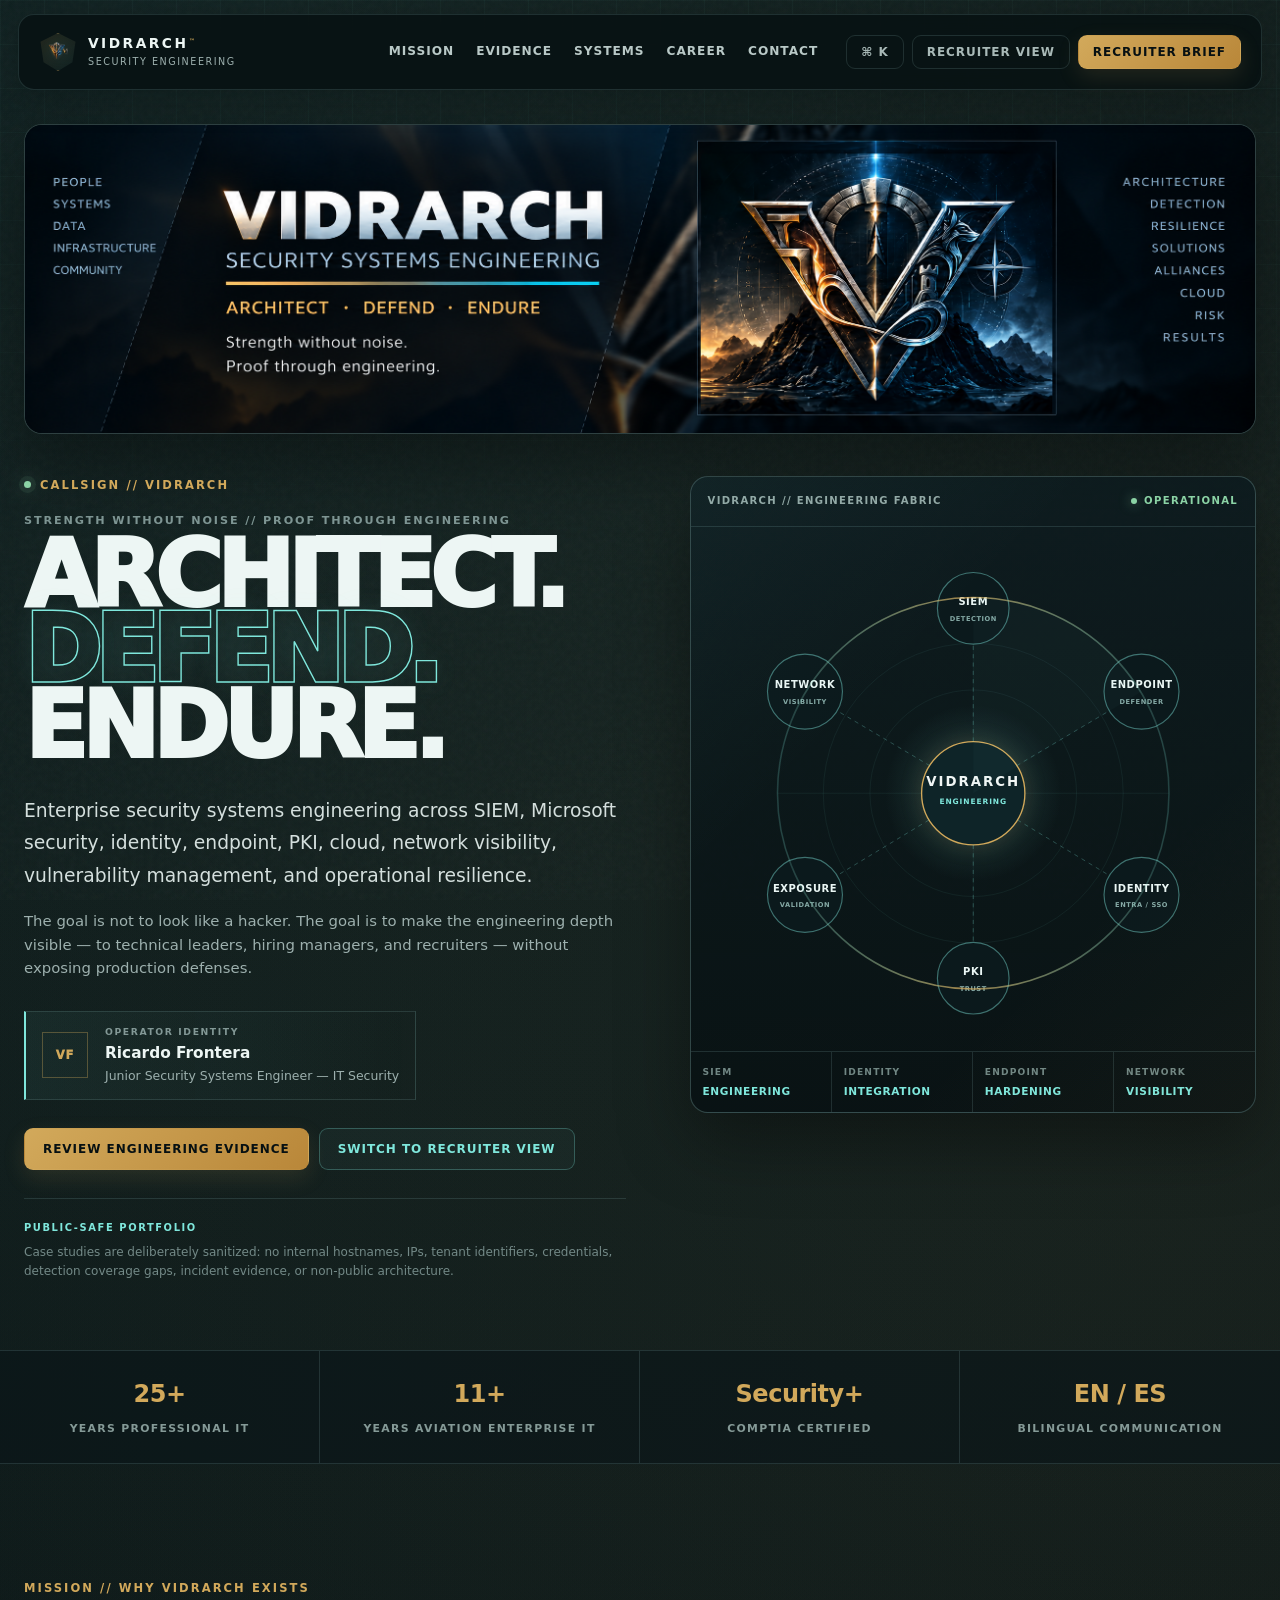
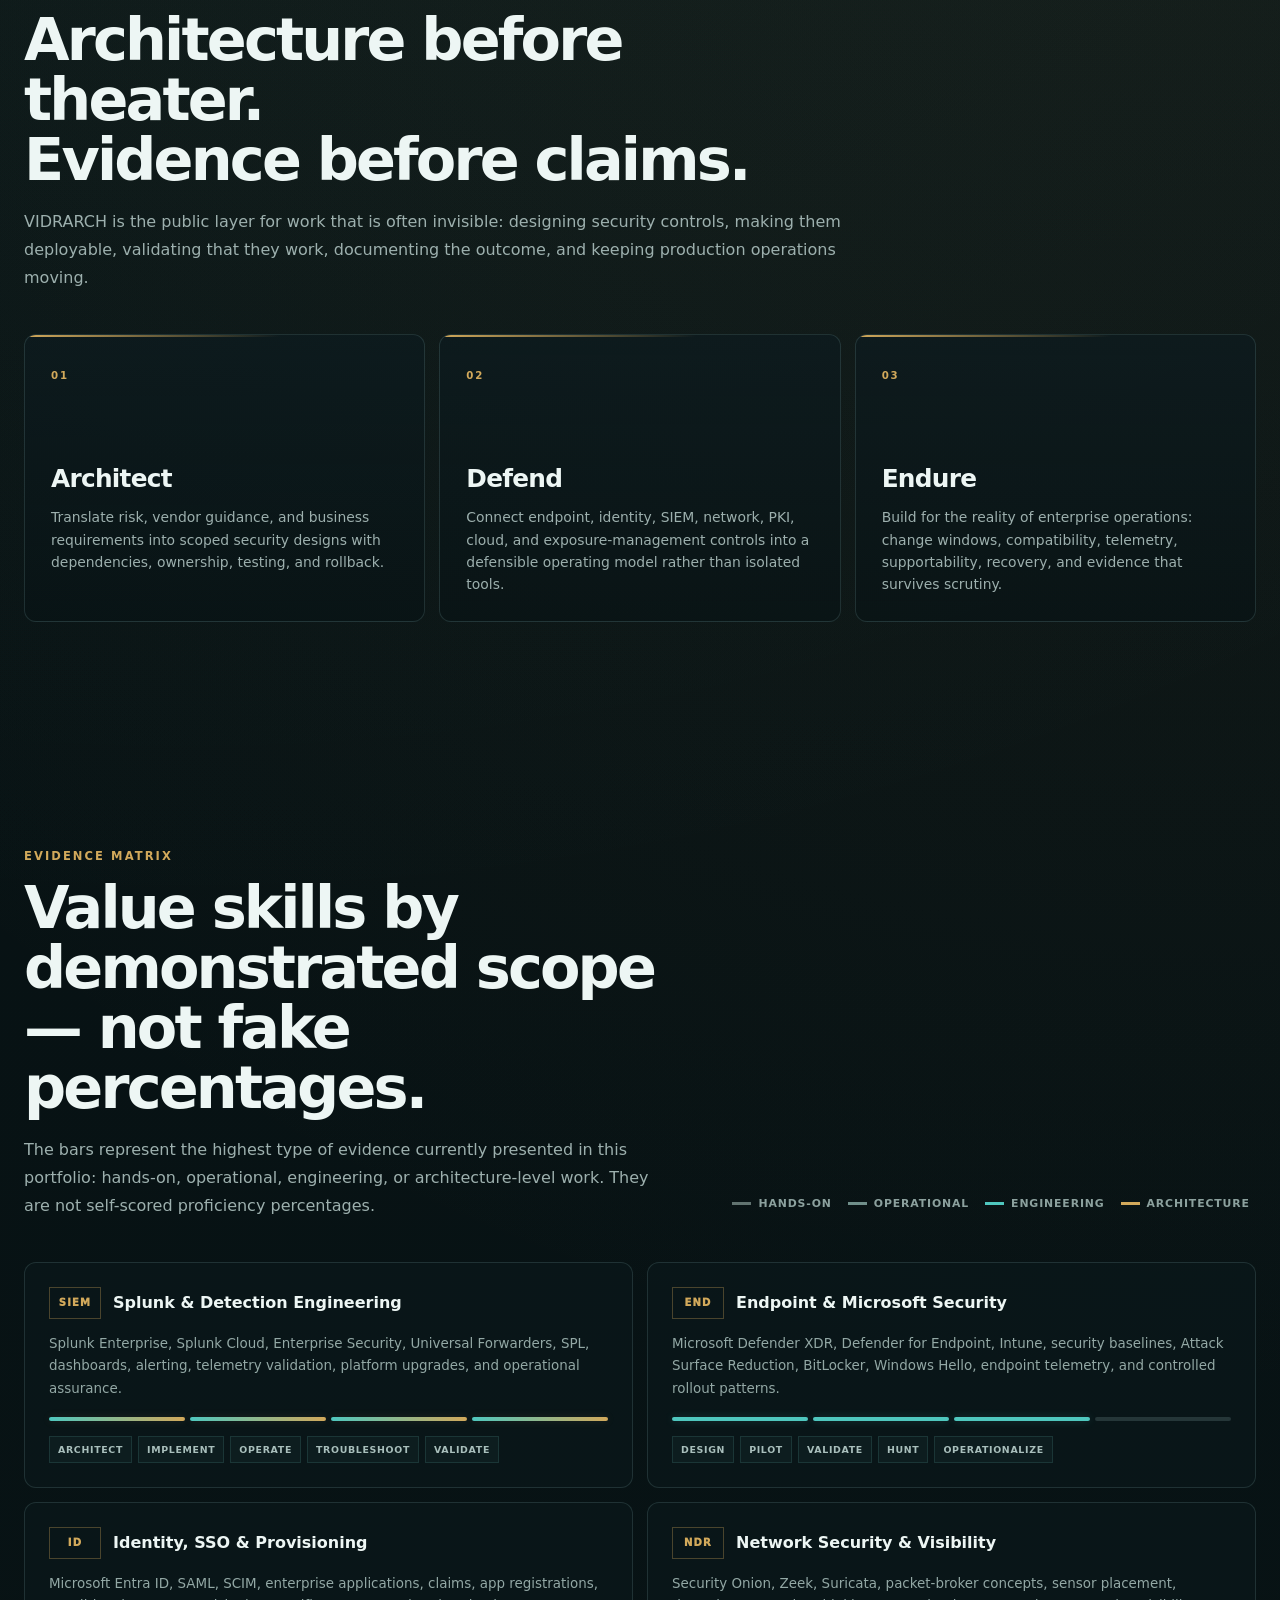
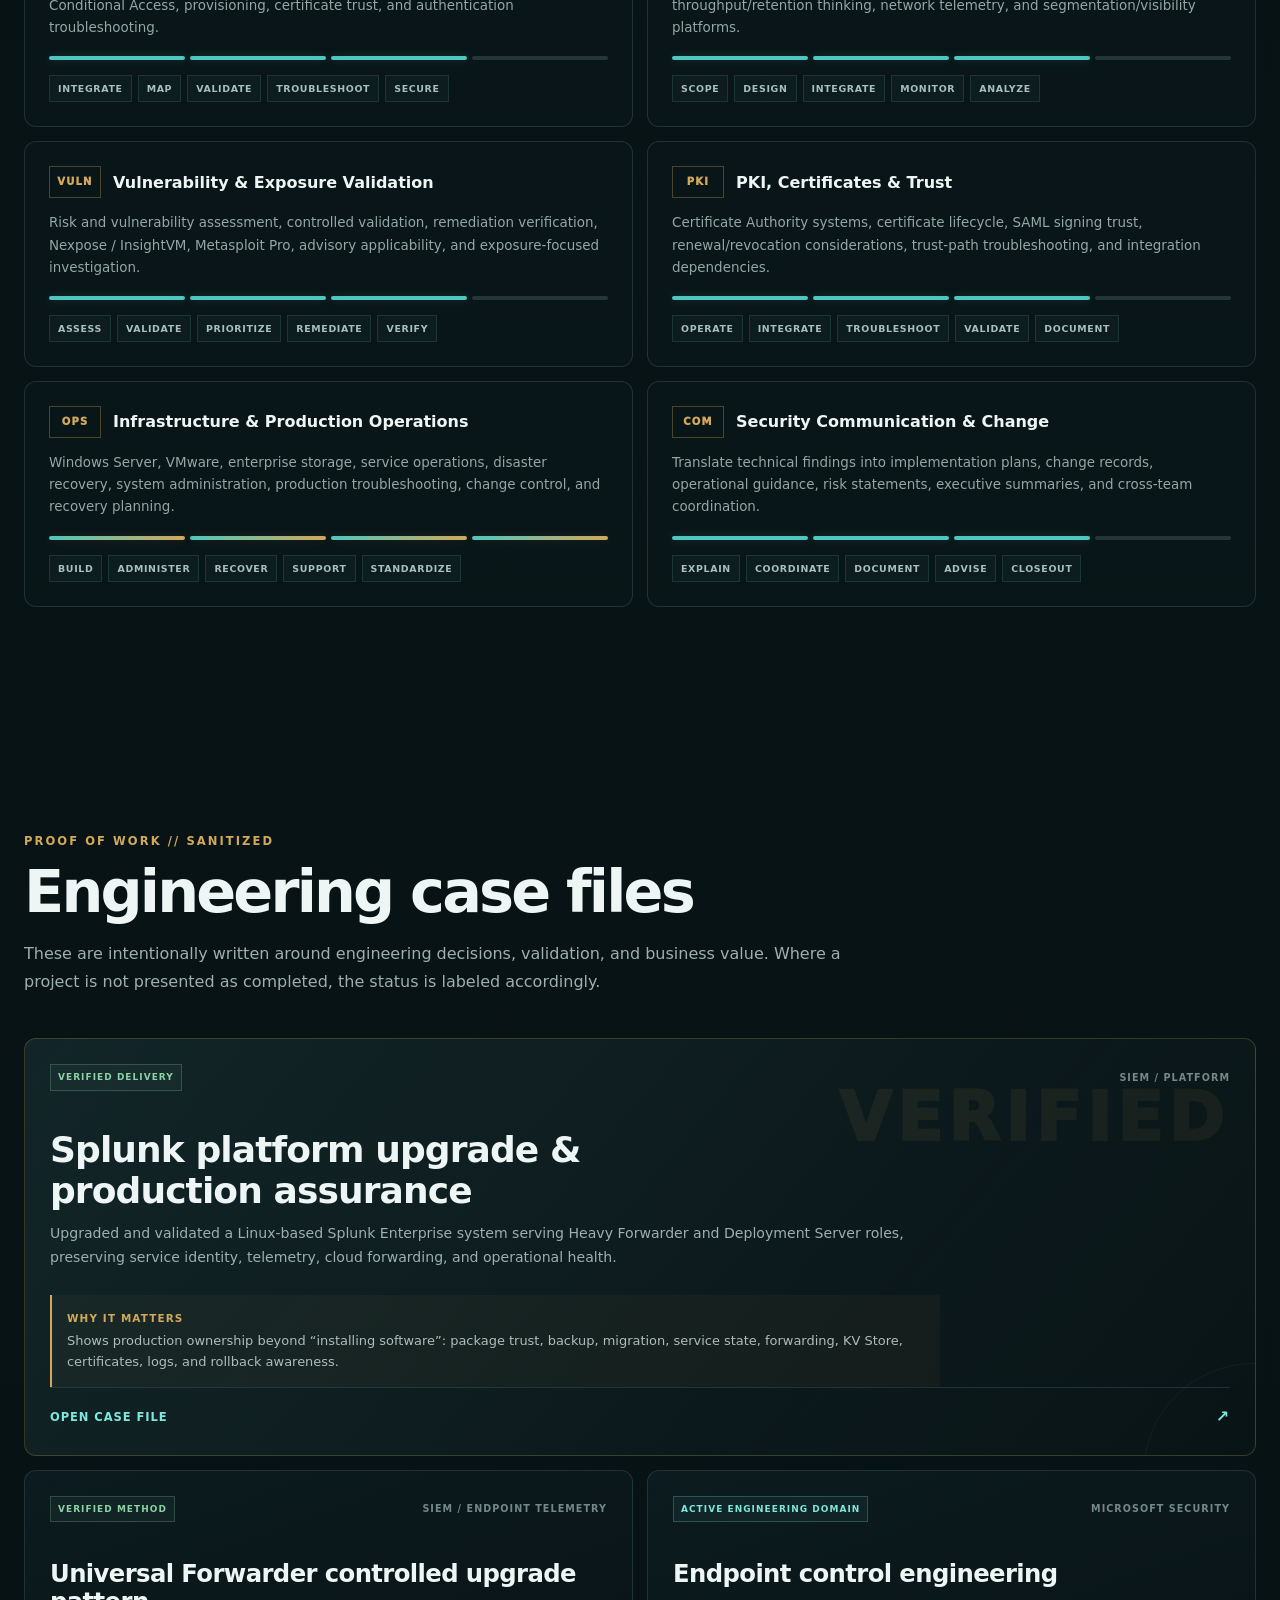
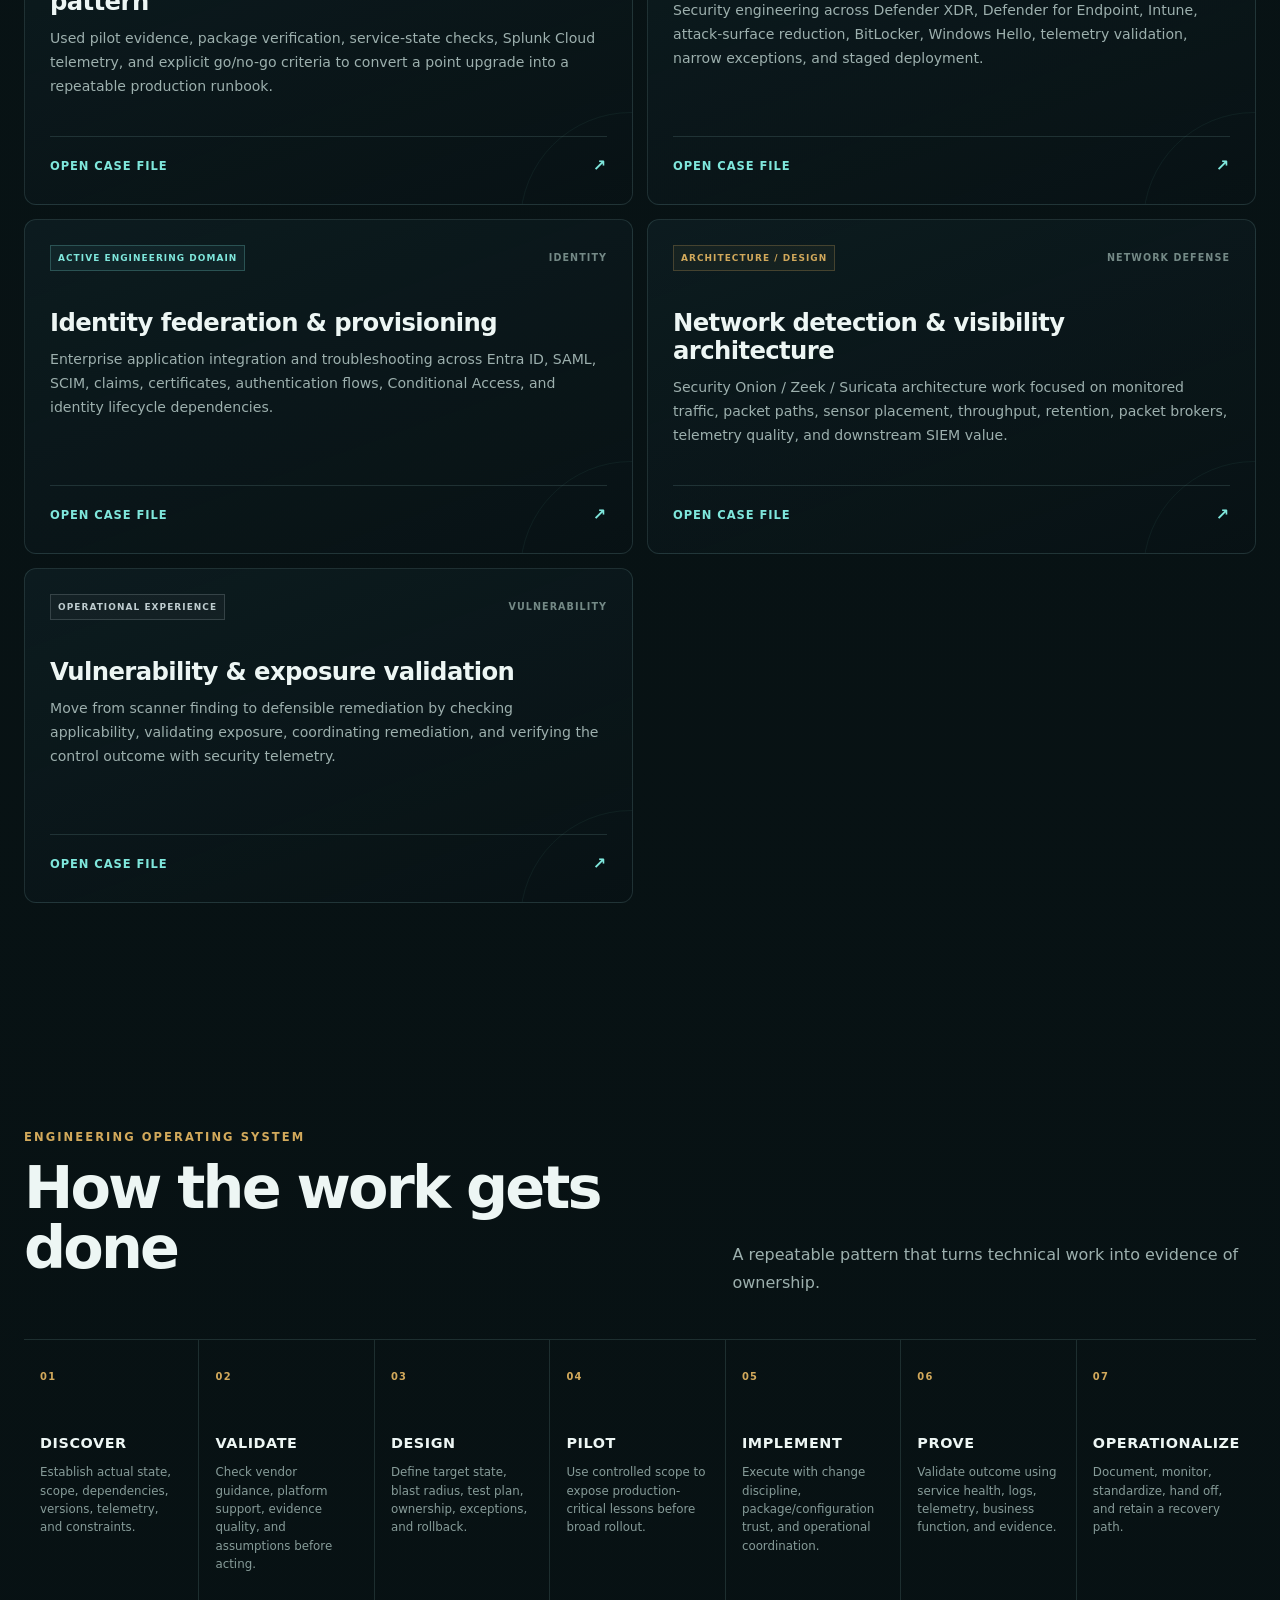
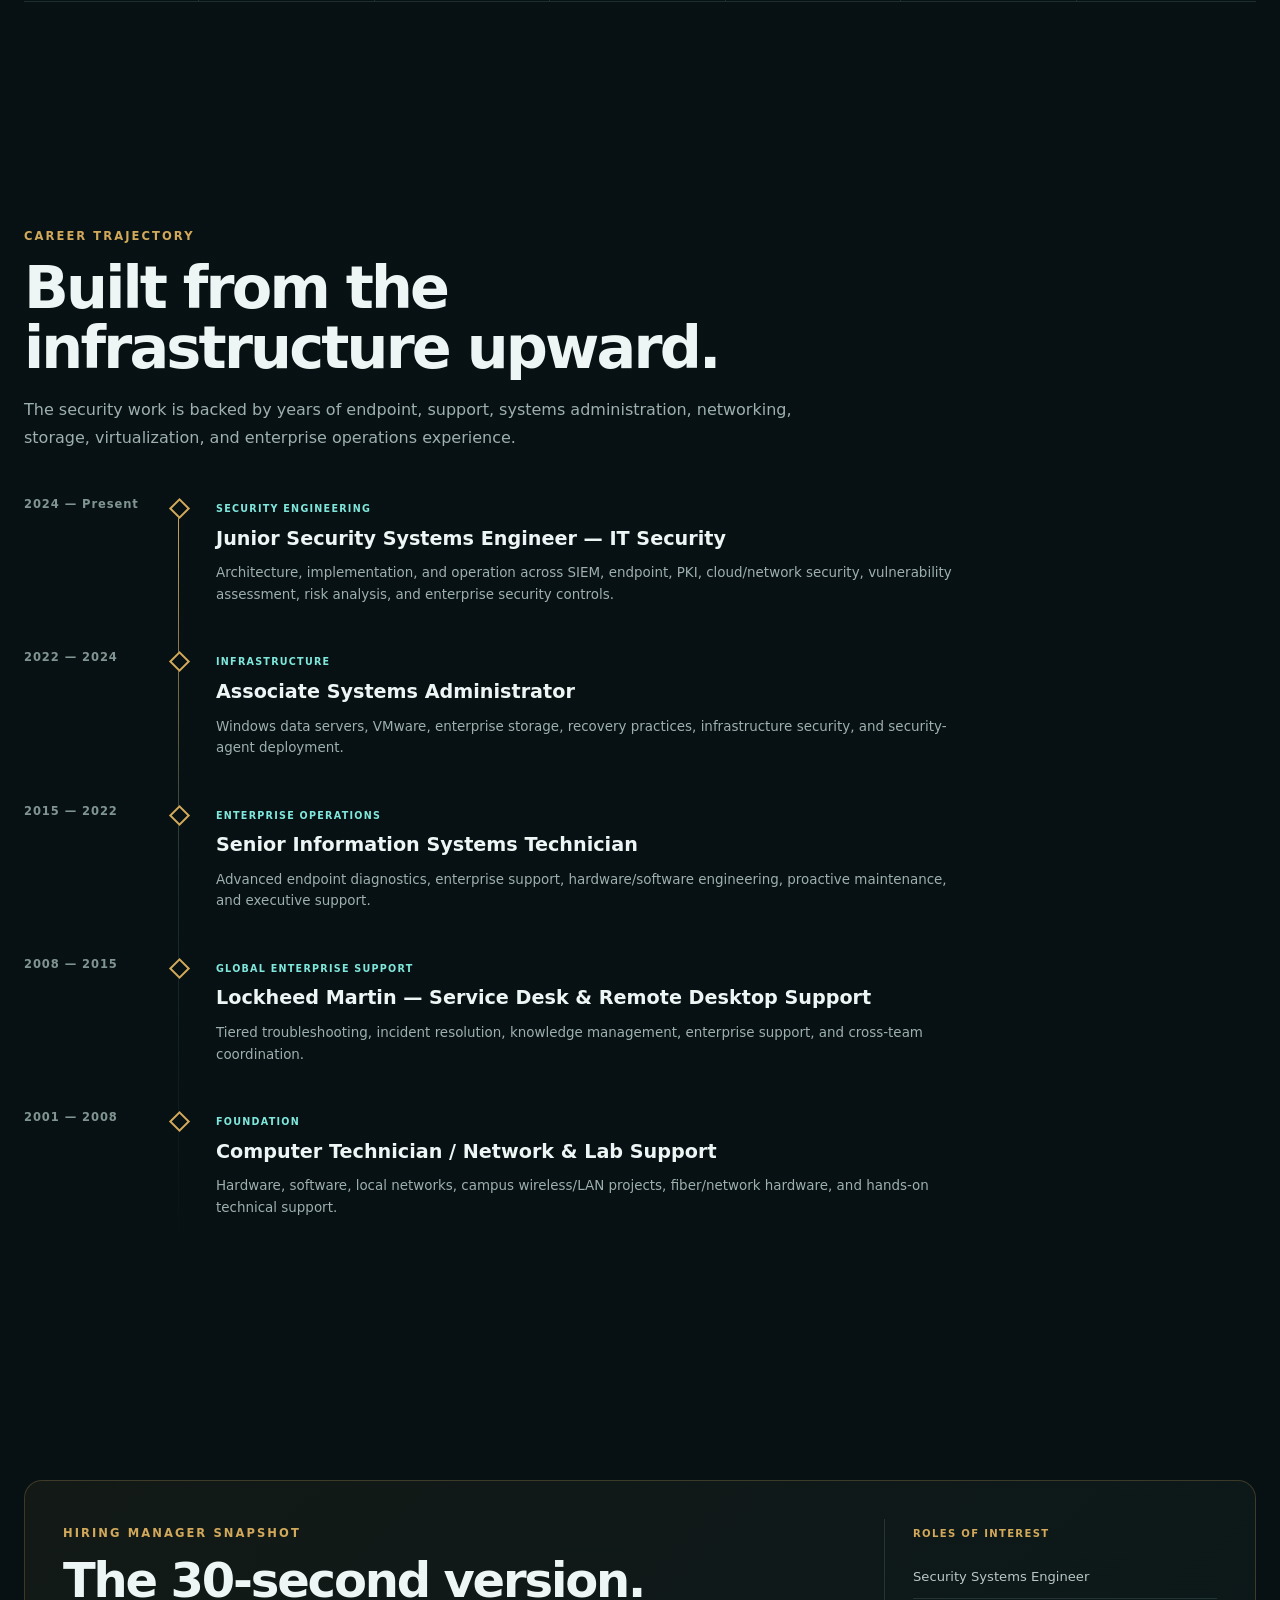
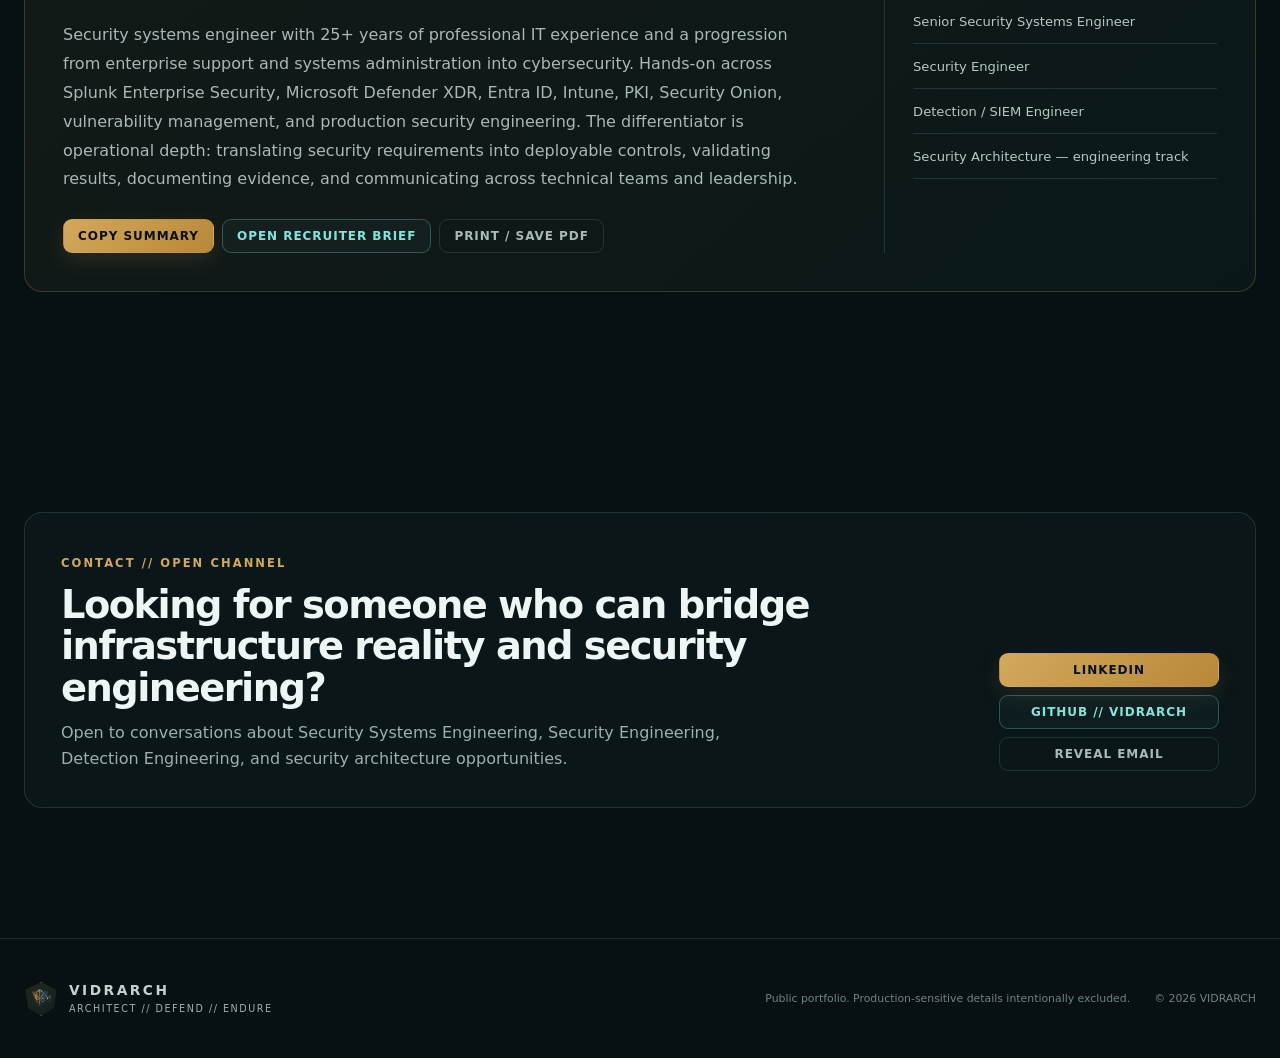
<file: index.html>
<!doctype html>
<html lang="en">
<head>
  <meta charset="utf-8">
  <meta name="viewport" content="width=device-width, initial-scale=1">
  <meta name="referrer" content="strict-origin-when-cross-origin">
  <meta name="theme-color" content="#071012">
  <meta name="color-scheme" content="dark">
  <meta name="description" content="VIDRARCH — Security Systems Engineering portfolio. Enterprise SIEM, Microsoft security, identity, endpoint, PKI, network visibility, vulnerability management, and critical-infrastructure security operations.">
  <meta name="robots" content="index,follow,max-image-preview:large">
  <meta property="og:type" content="website">
  <meta property="og:title" content="VIDRARCH // Security Systems Engineering">
  <meta property="og:description" content="Architect. Defend. Endure. Evidence-led security engineering across SIEM, endpoint, identity, PKI, cloud, network visibility, and vulnerability management.">
  <meta property="og:image" content="assets/vidrarch-og.png">
  <meta name="twitter:card" content="summary_large_image">
  <meta name="twitter:title" content="VIDRARCH // Security Systems Engineering">
  <meta name="twitter:description" content="Evidence-led enterprise security engineering. Architect. Defend. Endure.">
  <meta name="twitter:image" content="assets/vidrarch-og.png">
  <title>VIDRARCH // Security Systems Engineering</title>
  <link rel="icon" href="assets/vidrarch-favicon.png" type="image/png">
  <link rel="manifest" href="manifest.webmanifest">
  <link rel="stylesheet" href="styles.css">
  <script type="application/ld+json">
  {
    "@context": "https://schema.org",
    "@type": "Person",
    "name": "Ricardo Frontera",
    "alternateName": "VIDRARCH",
    "jobTitle": "Junior Security Systems Engineer",
    "address": {"@type":"PostalAddress","addressRegion":"Florida","addressCountry":"US"},
    "sameAs": ["https://www.linkedin.com/in/ricardo-frontera-9a234610"],
    "knowsAbout": [
      "Security Systems Engineering",
      "Splunk Enterprise Security",
      "Splunk Cloud",
      "Microsoft Defender XDR",
      "Microsoft Defender for Endpoint",
      "Microsoft Defender for Identity",
      "Microsoft Entra ID",
      "Microsoft Intune",
      "SAML",
      "SCIM",
      "PKI",
      "Security Onion",
      "Vulnerability Management",
      "Detection Engineering",
      "Critical Infrastructure Cybersecurity"
    ]
  }
  </script>
</head>
<body>
  <a class="skip-link" href="#main">Skip to content</a>

  <div class="boot" id="boot" aria-hidden="true">
    <div class="boot-inner">
      <div class="boot-mark" aria-hidden="true"><span>V</span></div>
      <p class="boot-kicker">VIDRARCH // SECURITY ENGINEERING CONSOLE</p>
      <div class="boot-lines" aria-hidden="true">
        <span>IDENTITY LAYER <i>READY</i></span>
        <span>DETECTION FABRIC <i>READY</i></span>
        <span>ENGINEERING EVIDENCE <i>VERIFIED</i></span>
      </div>
      <div class="boot-progress"><i></i></div>
      <p class="boot-status">ARCHITECT // DEFEND // ENDURE</p>
    </div>
  </div>

  <div class="noise" aria-hidden="true"></div>
  <div class="top-grid" aria-hidden="true"></div>

  <header class="site-header" id="top">
    <a class="brand" href="#top" aria-label="VIDRARCH home">
      <span class="brand-mark" aria-hidden="true"><img src="assets/vidrarch-favicon.png" alt=""></span>
      <span class="brand-copy"><strong>VIDRARCH<span aria-hidden="true" class="tm-mark">™</span></strong><small>SECURITY ENGINEERING</small></span>
    </a>

    <nav class="main-nav" aria-label="Primary navigation">
      <a href="#mission">Mission</a>
      <a href="#evidence">Evidence</a>
      <a href="#systems">Systems</a>
      <a href="#career">Career</a>
      <a href="#contact">Contact</a>
    </nav>

    <div class="header-actions">
      <button class="btn btn-ghost" id="commandButton" type="button" aria-label="Open command palette">⌘ K</button>
      <button class="btn btn-ghost" id="viewToggle" type="button" aria-pressed="false">Recruiter View</button>
      <a class="btn btn-primary" href="recruiter.html">Recruiter Brief</a>
    </div>
  </header>

  <main id="main">
    <section class="master-brand shell" aria-label="VIDRARCH master brand image">
      <img src="assets/vidrarch-master.png" alt="VIDRARCH Security Systems Engineering brand banner — Architect, Defend, Endure" width="2508" height="627" fetchpriority="high">
    </section>
    <section class="hero shell" aria-labelledby="hero-title">
      <div class="hero-copy">
        <div class="eyebrow"><span class="status-dot"></span> CALLSIGN // VIDRARCH</div>
        <p class="hero-code">STRENGTH WITHOUT NOISE // PROOF THROUGH ENGINEERING</p>
        <h1 id="hero-title">Architect.<br><span>Defend.</span><br>Endure.</h1>
        <p class="hero-lede">Enterprise security systems engineering across SIEM, Microsoft security, identity, endpoint, PKI, cloud, network visibility, vulnerability management, and operational resilience.</p>
        <p class="hero-sub">The goal is not to look like a hacker. The goal is to make the engineering depth visible — to technical leaders, hiring managers, and recruiters — without exposing production defenses.</p>

        <div class="identity-card">
          <div class="identity-glyph">VF</div>
          <div>
            <small>OPERATOR IDENTITY</small>
            <strong data-bind="realName">Ricardo Frontera</strong>
            <span data-bind="currentTitle">Junior Security Systems Engineer — IT Security</span>
          </div>
        </div>

        <div class="hero-actions">
          <a class="btn btn-primary btn-large" href="#evidence">Review Engineering Evidence</a>
          <button class="btn btn-outline btn-large" id="recruiterShortcut" type="button">Switch to Recruiter View</button>
        </div>

        <div class="public-safety-note">
          <span>PUBLIC-SAFE PORTFOLIO</span>
          <p>Case studies are deliberately sanitized: no internal hostnames, IPs, tenant identifiers, credentials, detection coverage gaps, incident evidence, or non-public architecture.</p>
        </div>
      </div>

      <div class="hero-console" aria-label="Security engineering capability console">
        <div class="console-head">
          <span>VIDRARCH // ENGINEERING FABRIC</span>
          <span class="console-live"><i></i> OPERATIONAL</span>
        </div>

        <div class="fabric-wrap">
          <svg class="fabric" viewBox="0 0 620 620" role="img" aria-label="Security capability map">
            <defs>
              <radialGradient id="coreGlow" cx="50%" cy="50%" r="50%">
                <stop offset="0" stop-color="#7fe7dc" stop-opacity=".4"/>
                <stop offset=".62" stop-color="#7fe7dc" stop-opacity=".08"/>
                <stop offset="1" stop-color="#7fe7dc" stop-opacity="0"/>
              </radialGradient>
              <linearGradient id="arc" x1="0" x2="1">
                <stop stop-color="#7fe7dc" stop-opacity=".2"/>
                <stop offset=".48" stop-color="#d2a95b" stop-opacity=".95"/>
                <stop offset="1" stop-color="#7fe7dc" stop-opacity=".2"/>
              </linearGradient>
            </defs>
            <g class="fabric-grid">
              <circle cx="310" cy="310" r="235"/>
              <circle cx="310" cy="310" r="180"/>
              <circle cx="310" cy="310" r="124"/>
              <path d="M75 310h470M310 75v470"/>
            </g>
            <circle cx="310" cy="310" r="106" fill="url(#coreGlow)" class="core-halo"/>
            <circle cx="310" cy="310" r="62" class="fabric-core"/>
            <text x="310" y="301" text-anchor="middle" class="core-title">VIDRARCH</text>
            <text x="310" y="323" text-anchor="middle" class="core-sub">ENGINEERING</text>

            <g class="fabric-links">
              <line x1="310" y1="248" x2="310" y2="100"/>
              <line x1="362" y1="277" x2="497" y2="197"/>
              <line x1="363" y1="342" x2="497" y2="423"/>
              <line x1="310" y1="372" x2="310" y2="520"/>
              <line x1="257" y1="342" x2="123" y2="423"/>
              <line x1="258" y1="277" x2="123" y2="197"/>
            </g>

            <g class="fabric-node" data-jump="#cap-siem" tabindex="0" role="button">
              <circle cx="310" cy="88" r="43"/><text x="310" y="84" text-anchor="middle">SIEM</text><text x="310" y="103" text-anchor="middle" class="node-sub">DETECTION</text>
            </g>
            <g class="fabric-node" data-jump="#cap-endpoint" tabindex="0" role="button">
              <circle cx="512" cy="188" r="45"/><text x="512" y="184" text-anchor="middle">ENDPOINT</text><text x="512" y="203" text-anchor="middle" class="node-sub">DEFENDER</text>
            </g>
            <g class="fabric-node" data-jump="#cap-identity" tabindex="0" role="button">
              <circle cx="512" cy="432" r="45"/><text x="512" y="428" text-anchor="middle">IDENTITY</text><text x="512" y="447" text-anchor="middle" class="node-sub">ENTRA / SSO</text>
            </g>
            <g class="fabric-node" data-jump="#cap-pki" tabindex="0" role="button">
              <circle cx="310" cy="532" r="43"/><text x="310" y="528" text-anchor="middle">PKI</text><text x="310" y="547" text-anchor="middle" class="node-sub">TRUST</text>
            </g>
            <g class="fabric-node" data-jump="#cap-vuln" tabindex="0" role="button">
              <circle cx="108" cy="432" r="45"/><text x="108" y="428" text-anchor="middle">EXPOSURE</text><text x="108" y="447" text-anchor="middle" class="node-sub">VALIDATION</text>
            </g>
            <g class="fabric-node" data-jump="#cap-network" tabindex="0" role="button">
              <circle cx="108" cy="188" r="45"/><text x="108" y="184" text-anchor="middle">NETWORK</text><text x="108" y="203" text-anchor="middle" class="node-sub">VISIBILITY</text>
            </g>
            <circle cx="310" cy="310" r="235" fill="none" stroke="url(#arc)" stroke-width="2" class="sweep-ring"/>
            <path d="M310 310 310 75A235 235 0 0 1 512 188Z" class="sweep"/>
          </svg>
        </div>

        <div class="console-grid">
          <div><span>SIEM</span><strong>ENGINEERING</strong></div>
          <div><span>IDENTITY</span><strong>INTEGRATION</strong></div>
          <div><span>ENDPOINT</span><strong>HARDENING</strong></div>
          <div><span>NETWORK</span><strong>VISIBILITY</strong></div>
        </div>
      </div>
    </section>

    <section class="metric-band" aria-label="Career highlights">
      <div><strong>25+</strong><span>Years Professional IT</span></div>
      <div><strong>11+</strong><span>Years Aviation Enterprise IT</span></div>
      <div><strong>Security+</strong><span>CompTIA Certified</span></div>
      <div><strong>EN / ES</strong><span>Bilingual Communication</span></div>
    </section>

    <section class="shell mission" id="mission">
      <div class="section-heading">
        <span class="kicker">MISSION // WHY VIDRARCH EXISTS</span>
        <h2>Architecture before theater.<br>Evidence before claims.</h2>
        <p>VIDRARCH is the public layer for work that is often invisible: designing security controls, making them deployable, validating that they work, documenting the outcome, and keeping production operations moving.</p>
      </div>
      <div class="mission-grid">
        <article>
          <span>01</span>
          <h3>Architect</h3>
          <p>Translate risk, vendor guidance, and business requirements into scoped security designs with dependencies, ownership, testing, and rollback.</p>
        </article>
        <article>
          <span>02</span>
          <h3>Defend</h3>
          <p>Connect endpoint, identity, SIEM, network, PKI, cloud, and exposure-management controls into a defensible operating model rather than isolated tools.</p>
        </article>
        <article>
          <span>03</span>
          <h3>Endure</h3>
          <p>Build for the reality of enterprise operations: change windows, compatibility, telemetry, supportability, recovery, and evidence that survives scrutiny.</p>
        </article>
      </div>
    </section>

    <section class="shell evidence-section" id="evidence">
      <div class="section-heading split-heading">
        <div>
          <span class="kicker">EVIDENCE MATRIX</span>
          <h2>Value skills by demonstrated scope — not fake percentages.</h2>
          <p>The bars represent the highest type of evidence currently presented in this portfolio: hands-on, operational, engineering, or architecture-level work. They are not self-scored proficiency percentages.</p>
        </div>
        <div class="legend" aria-label="Evidence scale legend">
          <span><i class="l1"></i>Hands-on</span>
          <span><i class="l2"></i>Operational</span>
          <span><i class="l3"></i>Engineering</span>
          <span><i class="l4"></i>Architecture</span>
        </div>
      </div>

      <div class="capability-grid">
        <article class="capability" id="cap-siem" data-level="4">
          <div class="cap-head"><span class="cap-code">SIEM</span><strong>Splunk & Detection Engineering</strong></div>
          <p>Splunk Enterprise, Splunk Cloud, Enterprise Security, Universal Forwarders, SPL, dashboards, alerting, telemetry validation, platform upgrades, and operational assurance.</p>
          <div class="evidence-bar" aria-label="Architecture evidence"><i></i><i></i><i></i><i></i></div>
          <div class="cap-tags"><span>Architect</span><span>Implement</span><span>Operate</span><span>Troubleshoot</span><span>Validate</span></div>
        </article>

        <article class="capability" id="cap-endpoint" data-level="3">
          <div class="cap-head"><span class="cap-code">END</span><strong>Endpoint & Microsoft Security</strong></div>
          <p>Microsoft Defender XDR, Defender for Endpoint, Intune, security baselines, Attack Surface Reduction, BitLocker, Windows Hello, endpoint telemetry, and controlled rollout patterns.</p>
          <div class="evidence-bar" aria-label="Engineering evidence"><i></i><i></i><i></i><i></i></div>
          <div class="cap-tags"><span>Design</span><span>Pilot</span><span>Validate</span><span>Hunt</span><span>Operationalize</span></div>
        </article>

        <article class="capability" id="cap-identity" data-level="3">
          <div class="cap-head"><span class="cap-code">ID</span><strong>Identity, SSO & Provisioning</strong></div>
          <p>Microsoft Entra ID, SAML, SCIM, enterprise applications, claims, app registrations, Conditional Access, provisioning, certificate trust, and authentication troubleshooting.</p>
          <div class="evidence-bar" aria-label="Engineering evidence"><i></i><i></i><i></i><i></i></div>
          <div class="cap-tags"><span>Integrate</span><span>Map</span><span>Validate</span><span>Troubleshoot</span><span>Secure</span></div>
        </article>

        <article class="capability" id="cap-network" data-level="3">
          <div class="cap-head"><span class="cap-code">NDR</span><strong>Network Security & Visibility</strong></div>
          <p>Security Onion, Zeek, Suricata, packet-broker concepts, sensor placement, throughput/retention thinking, network telemetry, and segmentation/visibility platforms.</p>
          <div class="evidence-bar" aria-label="Engineering evidence"><i></i><i></i><i></i><i></i></div>
          <div class="cap-tags"><span>Scope</span><span>Design</span><span>Integrate</span><span>Monitor</span><span>Analyze</span></div>
        </article>

        <article class="capability" id="cap-vuln" data-level="3">
          <div class="cap-head"><span class="cap-code">VULN</span><strong>Vulnerability & Exposure Validation</strong></div>
          <p>Risk and vulnerability assessment, controlled validation, remediation verification, Nexpose / InsightVM, Metasploit Pro, advisory applicability, and exposure-focused investigation.</p>
          <div class="evidence-bar" aria-label="Engineering evidence"><i></i><i></i><i></i><i></i></div>
          <div class="cap-tags"><span>Assess</span><span>Validate</span><span>Prioritize</span><span>Remediate</span><span>Verify</span></div>
        </article>

        <article class="capability" id="cap-pki" data-level="3">
          <div class="cap-head"><span class="cap-code">PKI</span><strong>PKI, Certificates & Trust</strong></div>
          <p>Certificate Authority systems, certificate lifecycle, SAML signing trust, renewal/revocation considerations, trust-path troubleshooting, and integration dependencies.</p>
          <div class="evidence-bar" aria-label="Engineering evidence"><i></i><i></i><i></i><i></i></div>
          <div class="cap-tags"><span>Operate</span><span>Integrate</span><span>Troubleshoot</span><span>Validate</span><span>Document</span></div>
        </article>

        <article class="capability" data-level="4">
          <div class="cap-head"><span class="cap-code">OPS</span><strong>Infrastructure & Production Operations</strong></div>
          <p>Windows Server, VMware, enterprise storage, service operations, disaster recovery, system administration, production troubleshooting, change control, and recovery planning.</p>
          <div class="evidence-bar" aria-label="Architecture evidence"><i></i><i></i><i></i><i></i></div>
          <div class="cap-tags"><span>Build</span><span>Administer</span><span>Recover</span><span>Support</span><span>Standardize</span></div>
        </article>

        <article class="capability" data-level="3">
          <div class="cap-head"><span class="cap-code">COM</span><strong>Security Communication & Change</strong></div>
          <p>Translate technical findings into implementation plans, change records, operational guidance, risk statements, executive summaries, and cross-team coordination.</p>
          <div class="evidence-bar" aria-label="Engineering evidence"><i></i><i></i><i></i><i></i></div>
          <div class="cap-tags"><span>Explain</span><span>Coordinate</span><span>Document</span><span>Advise</span><span>Closeout</span></div>
        </article>
      </div>
    </section>

    <section class="shell systems" id="systems">
      <div class="section-heading">
        <span class="kicker">PROOF OF WORK // SANITIZED</span>
        <h2>Engineering case files</h2>
        <p>These are intentionally written around engineering decisions, validation, and business value. Where a project is not presented as completed, the status is labeled accordingly.</p>
      </div>

      <div class="case-grid" id="caseGrid">
        <article class="case-card featured" data-case="splunk-platform">
          <div class="case-meta"><span class="status verified">VERIFIED DELIVERY</span><span>SIEM / PLATFORM</span></div>
          <h3>Splunk platform upgrade & production assurance</h3>
          <p>Upgraded and validated a Linux-based Splunk Enterprise system serving Heavy Forwarder and Deployment Server roles, preserving service identity, telemetry, cloud forwarding, and operational health.</p>
          <div class="case-value"><strong>Why it matters</strong><span>Shows production ownership beyond “installing software”: package trust, backup, migration, service state, forwarding, KV Store, certificates, logs, and rollback awareness.</span></div>
          <button class="case-open" type="button">Open case file <span>↗</span></button>
        </article>

        <article class="case-card" data-case="splunk-uf">
          <div class="case-meta"><span class="status verified">VERIFIED METHOD</span><span>SIEM / ENDPOINT TELEMETRY</span></div>
          <h3>Universal Forwarder controlled upgrade pattern</h3>
          <p>Used pilot evidence, package verification, service-state checks, Splunk Cloud telemetry, and explicit go/no-go criteria to convert a point upgrade into a repeatable production runbook.</p>
          <button class="case-open" type="button">Open case file <span>↗</span></button>
        </article>

        <article class="case-card" data-case="endpoint">
          <div class="case-meta"><span class="status active">ACTIVE ENGINEERING DOMAIN</span><span>MICROSOFT SECURITY</span></div>
          <h3>Endpoint control engineering</h3>
          <p>Security engineering across Defender XDR, Defender for Endpoint, Intune, attack-surface reduction, BitLocker, Windows Hello, telemetry validation, narrow exceptions, and staged deployment.</p>
          <button class="case-open" type="button">Open case file <span>↗</span></button>
        </article>

        <article class="case-card" data-case="identity">
          <div class="case-meta"><span class="status active">ACTIVE ENGINEERING DOMAIN</span><span>IDENTITY</span></div>
          <h3>Identity federation & provisioning</h3>
          <p>Enterprise application integration and troubleshooting across Entra ID, SAML, SCIM, claims, certificates, authentication flows, Conditional Access, and identity lifecycle dependencies.</p>
          <button class="case-open" type="button">Open case file <span>↗</span></button>
        </article>

        <article class="case-card" data-case="ndr">
          <div class="case-meta"><span class="status architecture">ARCHITECTURE / DESIGN</span><span>NETWORK DEFENSE</span></div>
          <h3>Network detection & visibility architecture</h3>
          <p>Security Onion / Zeek / Suricata architecture work focused on monitored traffic, packet paths, sensor placement, throughput, retention, packet brokers, telemetry quality, and downstream SIEM value.</p>
          <button class="case-open" type="button">Open case file <span>↗</span></button>
        </article>

        <article class="case-card" data-case="exposure">
          <div class="case-meta"><span class="status operational">OPERATIONAL EXPERIENCE</span><span>VULNERABILITY</span></div>
          <h3>Vulnerability & exposure validation</h3>
          <p>Move from scanner finding to defensible remediation by checking applicability, validating exposure, coordinating remediation, and verifying the control outcome with security telemetry.</p>
          <button class="case-open" type="button">Open case file <span>↗</span></button>
        </article>
      </div>
    </section>

    <section class="shell principles" id="principles">
      <div class="section-heading split-heading">
        <div>
          <span class="kicker">ENGINEERING OPERATING SYSTEM</span>
          <h2>How the work gets done</h2>
        </div>
        <p class="principle-intro">A repeatable pattern that turns technical work into evidence of ownership.</p>
      </div>
      <ol class="principle-flow">
        <li><span>01</span><strong>Discover</strong><p>Establish actual state, scope, dependencies, versions, telemetry, and constraints.</p></li>
        <li><span>02</span><strong>Validate</strong><p>Check vendor guidance, platform support, evidence quality, and assumptions before acting.</p></li>
        <li><span>03</span><strong>Design</strong><p>Define target state, blast radius, test plan, ownership, exceptions, and rollback.</p></li>
        <li><span>04</span><strong>Pilot</strong><p>Use controlled scope to expose production-critical lessons before broad rollout.</p></li>
        <li><span>05</span><strong>Implement</strong><p>Execute with change discipline, package/configuration trust, and operational coordination.</p></li>
        <li><span>06</span><strong>Prove</strong><p>Validate outcome using service health, logs, telemetry, business function, and evidence.</p></li>
        <li><span>07</span><strong>Operationalize</strong><p>Document, monitor, standardize, hand off, and retain a recovery path.</p></li>
      </ol>
    </section>

    <section class="shell career" id="career">
      <div class="section-heading">
        <span class="kicker">CAREER TRAJECTORY</span>
        <h2>Built from the infrastructure upward.</h2>
        <p>The security work is backed by years of endpoint, support, systems administration, networking, storage, virtualization, and enterprise operations experience.</p>
      </div>

      <div class="timeline">
        <article>
          <time>2024 — Present</time>
          <div><span>SECURITY ENGINEERING</span><h3>Junior Security Systems Engineer — IT Security</h3><p>Architecture, implementation, and operation across SIEM, endpoint, PKI, cloud/network security, vulnerability assessment, risk analysis, and enterprise security controls.</p></div>
        </article>
        <article>
          <time>2022 — 2024</time>
          <div><span>INFRASTRUCTURE</span><h3>Associate Systems Administrator</h3><p>Windows data servers, VMware, enterprise storage, recovery practices, infrastructure security, and security-agent deployment.</p></div>
        </article>
        <article>
          <time>2015 — 2022</time>
          <div><span>ENTERPRISE OPERATIONS</span><h3>Senior Information Systems Technician</h3><p>Advanced endpoint diagnostics, enterprise support, hardware/software engineering, proactive maintenance, and executive support.</p></div>
        </article>
        <article>
          <time>2008 — 2015</time>
          <div><span>GLOBAL ENTERPRISE SUPPORT</span><h3>Lockheed Martin — Service Desk & Remote Desktop Support</h3><p>Tiered troubleshooting, incident resolution, knowledge management, enterprise support, and cross-team coordination.</p></div>
        </article>
        <article>
          <time>2001 — 2008</time>
          <div><span>FOUNDATION</span><h3>Computer Technician / Network & Lab Support</h3><p>Hardware, software, local networks, campus wireless/LAN projects, fiber/network hardware, and hands-on technical support.</p></div>
        </article>
      </div>
    </section>

    <section class="shell recruiter" id="recruiter">
      <div class="recruiter-panel">
        <div>
          <span class="kicker">HIRING MANAGER SNAPSHOT</span>
          <h2>The 30-second version.</h2>
          <p id="recruiterSummary">Security systems engineer with 25+ years of professional IT experience and a progression from enterprise support and systems administration into cybersecurity. Hands-on across Splunk Enterprise Security, Microsoft Defender XDR, Entra ID, Intune, PKI, Security Onion, vulnerability management, and production security engineering. The differentiator is operational depth: translating security requirements into deployable controls, validating results, documenting evidence, and communicating across technical teams and leadership.</p>
          <div class="recruiter-actions">
            <button class="btn btn-primary" id="copySummary" type="button">Copy Summary</button>
            <a class="btn btn-outline" href="recruiter.html">Open Recruiter Brief</a>
            <button class="btn btn-ghost" id="printPortfolio" type="button">Print / Save PDF</button>
          </div>
        </div>
        <aside>
          <span>ROLES OF INTEREST</span>
          <ul>
            <li>Security Systems Engineer</li>
            <li>Senior Security Systems Engineer</li>
            <li>Security Engineer</li>
            <li>Detection / SIEM Engineer</li>
            <li>Security Architecture — engineering track</li>
          </ul>
        </aside>
      </div>
    </section>

    <section class="shell contact" id="contact">
      <div class="contact-panel">
        <div>
          <span class="kicker">CONTACT // OPEN CHANNEL</span>
          <h2>Looking for someone who can bridge infrastructure reality and security engineering?</h2>
          <p data-bind="availabilityLine">Open to conversations about Security Systems Engineering, Security Engineering, Detection Engineering, and security architecture opportunities.</p>
        </div>
        <div class="contact-actions">
          <a class="btn btn-primary" id="linkedinLink" href="https://www.linkedin.com/in/ricardo-frontera-9a234610" target="_blank" rel="noreferrer">LinkedIn</a>
          <a class="btn btn-outline" id="githubLink" href="https://github.com/vidrarch" target="_blank" rel="noreferrer">GitHub // VIDRARCH</a>
          <button class="btn btn-ghost" id="emailReveal" type="button">Reveal Email</button>
        </div>
      </div>
    </section>
  </main>

  <footer>
    <div class="brand footer-brand">
      <span class="brand-mark" aria-hidden="true"><img src="assets/vidrarch-favicon.png" alt=""></span>
      <span class="brand-copy"><strong>VIDRARCH</strong><small>ARCHITECT // DEFEND // ENDURE</small></span>
    </div>
    <p>Public portfolio. Production-sensitive details intentionally excluded.</p>
    <span id="copyright"></span>
  </footer>

  <dialog id="caseDialog" class="case-dialog">
    <button class="dialog-close" type="button" aria-label="Close case study">×</button>
    <div id="caseDialogContent"></div>
  </dialog>

  <dialog id="commandPalette" class="command-palette">
    <div class="command-head"><span>VIDRARCH // COMMAND</span><button class="dialog-close command-close" type="button" aria-label="Close">×</button></div>
    <input id="commandSearch" type="search" placeholder="Jump to a section…" autocomplete="off" aria-label="Search commands">
    <div class="command-list" id="commandList">
      <button data-target="#mission"><span>Mission</span><kbd>M</kbd></button>
      <button data-target="#evidence"><span>Evidence Matrix</span><kbd>E</kbd></button>
      <button data-target="#systems"><span>Proof of Work</span><kbd>P</kbd></button>
      <button data-target="#career"><span>Career Trajectory</span><kbd>C</kbd></button>
      <button data-target="#recruiter"><span>Recruiter Snapshot</span><kbd>R</kbd></button>
      <button data-target="#contact"><span>Contact</span><kbd>O</kbd></button>
      <button data-action="toggle-view"><span>Toggle Recruiter / Engineering View</span><kbd>V</kbd></button>
    </div>
  </dialog>

  <script src="site.config.js"></script>
  <script src="app.js"></script>
</body>
</html>
</file>
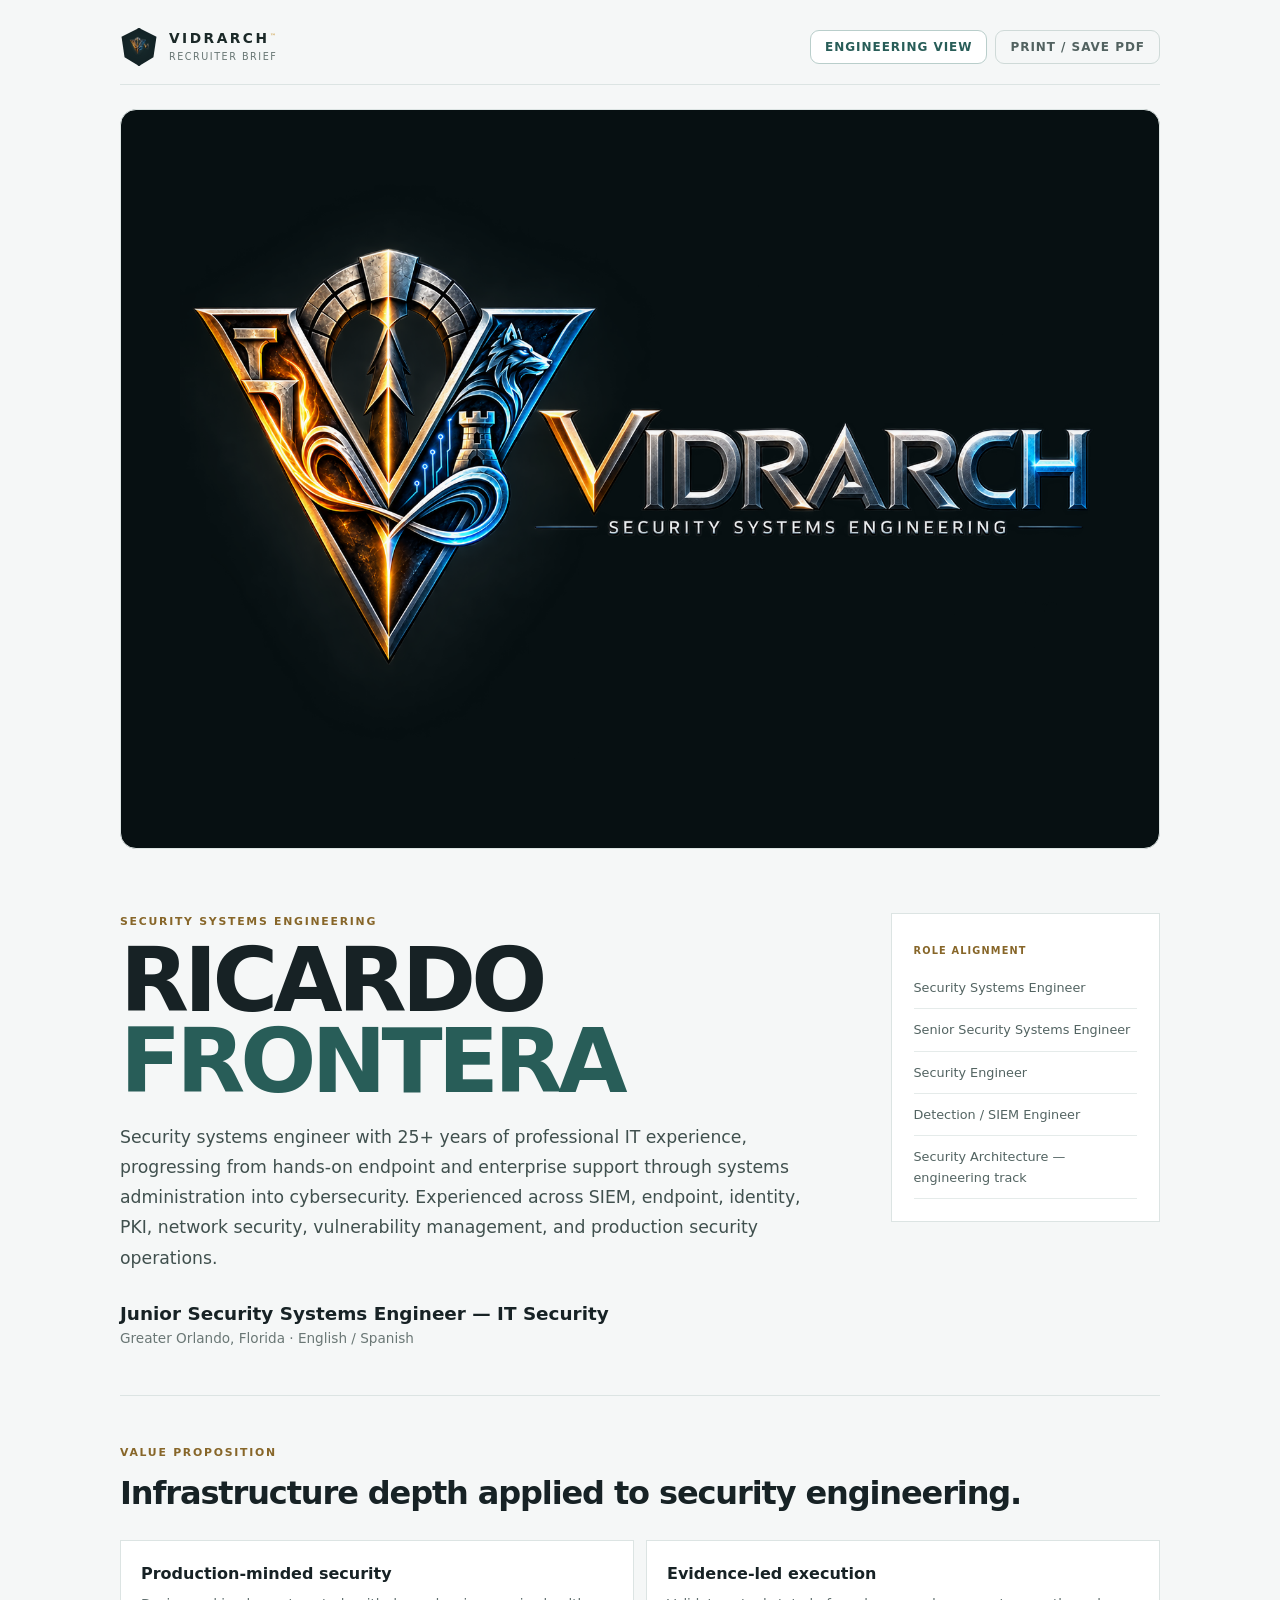
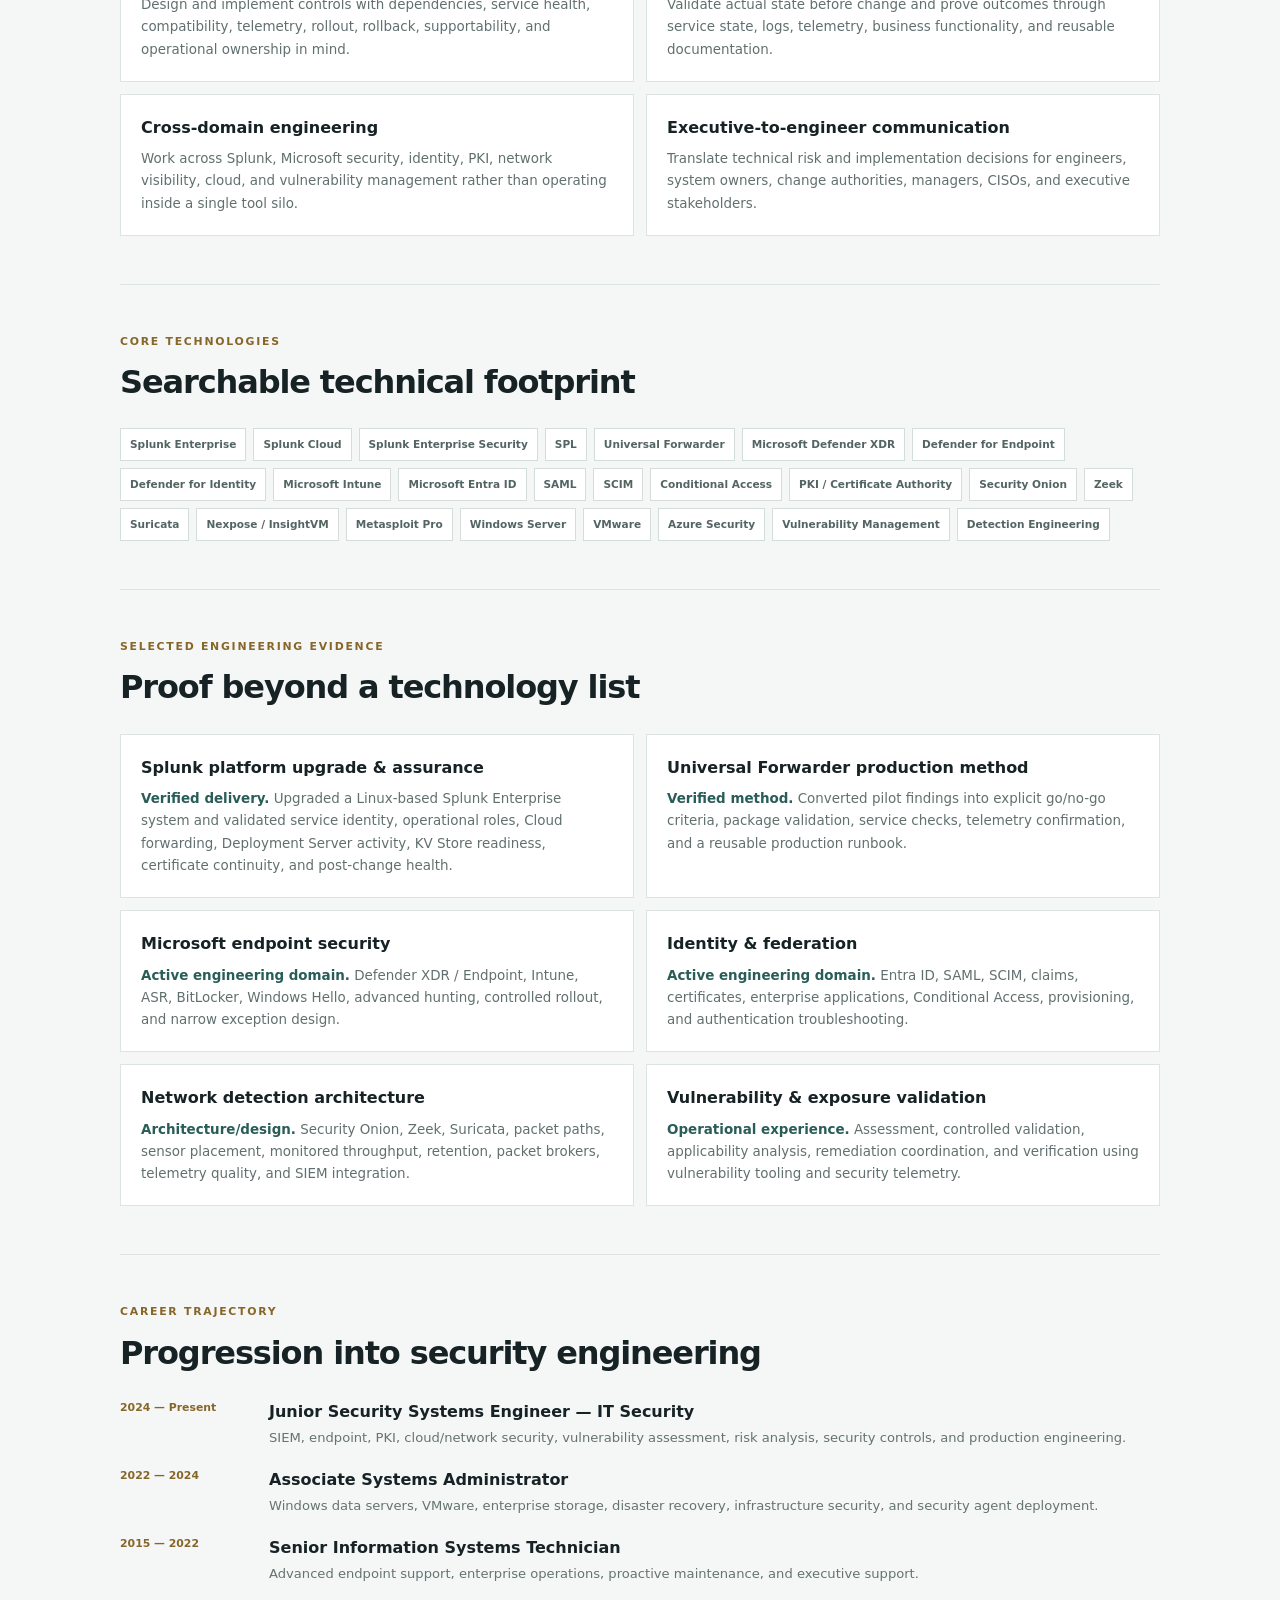
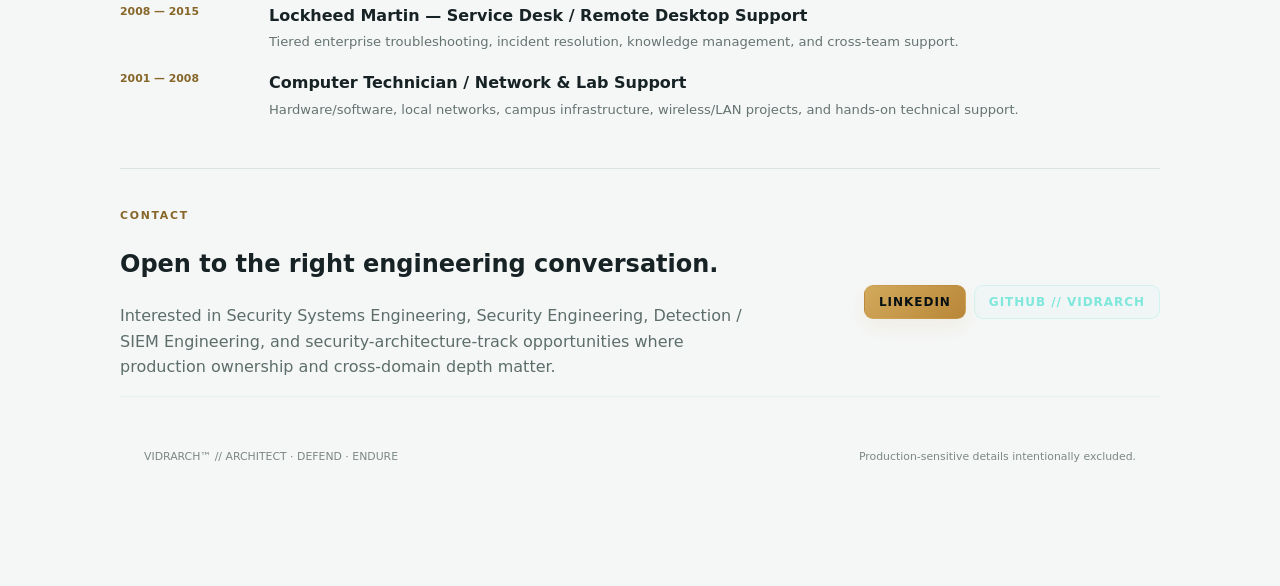
<file: recruiter.html>
<!doctype html>
<html lang="en">
<head>
  <meta charset="utf-8">
  <meta name="viewport" content="width=device-width, initial-scale=1">
  <meta name="referrer" content="strict-origin-when-cross-origin">
  <meta name="theme-color" content="#f5f7f7">
  <meta name="description" content="Recruiter brief for Ricardo Frontera — Security Systems Engineering, SIEM, Microsoft Security, identity, endpoint, PKI, network defense, and vulnerability management.">
  <meta name="robots" content="index,follow">
  <meta property="og:type" content="profile">
  <meta property="og:title" content="Ricardo Frontera | Security Systems Engineering">
  <meta property="og:description" content="Security systems engineer bridging infrastructure operations and cybersecurity engineering.">
  <meta property="og:image" content="assets/vidrarch-og.png">
  <title>Ricardo Frontera | Recruiter Brief</title>
  <link rel="icon" href="assets/vidrarch-favicon.png" type="image/png">
  <link rel="stylesheet" href="styles.css">
  <style>
    body{background:#f5f7f7;color:#172225;color-scheme:light}
    .recruiter-page-wrap{width:min(1040px,calc(100vw - 34px));margin:28px auto 70px}
    .r-top{display:flex;justify-content:space-between;align-items:center;gap:20px;padding-bottom:18px;border-bottom:1px solid #dce4e3}
    .r-top .brand-mark{background:#132225;border-color:#132225}.r-top .brand-copy strong{color:#1b2928}.r-top .brand-copy small{color:#687674}
    .r-actions{display:flex;gap:8px;flex-wrap:wrap}
    .r-actions .btn-ghost{color:#526260;border-color:#cfdad8}.r-actions .btn-outline{color:#285d58;border-color:#b9cecb;background:#fff}
    .r-hero{padding:64px 0 45px;display:grid;grid-template-columns:1.45fr .55fr;gap:60px;border-bottom:1px solid #dce4e3}
    .r-kicker{color:#876629;font-size:.68rem;letter-spacing:.16em;font-weight:900;text-transform:uppercase}
    .r-hero h1{font-size:clamp(3.2rem,7vw,5.9rem);line-height:.9;letter-spacing:-.055em;margin:10px 0 20px;text-transform:uppercase}
    .r-hero h1 span{color:#285d58}.r-lede{font-size:1.08rem;line-height:1.75;color:#40504e;max-width:720px}.r-id{margin-top:26px;display:flex;flex-direction:column}.r-id strong{font-size:1.15rem}.r-id span{color:#6a7775;font-size:.85rem}
    .r-hero aside{padding:22px;background:#fff;border:1px solid #dce4e3;align-self:start}.r-hero aside span{font-size:.61rem;color:#876629;font-weight:900;letter-spacing:.12em}.r-hero ul{list-style:none;padding:0;margin:16px 0 0;display:grid;gap:11px}.r-hero li{font-size:.8rem;color:#536462;padding-bottom:10px;border-bottom:1px solid #e5ebea}
    .r-section{padding:48px 0;border-bottom:1px solid #dce4e3}.r-section h2{font-size:2rem;margin:7px 0 20px;letter-spacing:-.035em}.r-grid{display:grid;grid-template-columns:repeat(2,1fr);gap:12px}.r-card{padding:20px;background:#fff;border:1px solid #dce4e3}.r-card h3{font-size:1rem;margin:0 0 8px}.r-card p{margin:0;color:#61706f;font-size:.84rem;line-height:1.65}.r-card strong{color:#285d58}.r-chips{display:flex;flex-wrap:wrap;gap:7px}.r-chips span{font-size:.66rem;padding:7px 9px;background:#fff;border:1px solid #d3dedc;color:#536563;font-weight:700}
    .r-career{display:grid;gap:18px}.r-role{display:grid;grid-template-columns:125px 1fr;gap:24px}.r-role time{font-size:.68rem;color:#876629;font-weight:900}.r-role h3{margin:0 0 4px;font-size:1rem}.r-role p{margin:0;color:#657371;font-size:.82rem;line-height:1.55}
    .r-contact{padding-top:38px;display:flex;justify-content:space-between;gap:30px;align-items:center}.r-contact p{color:#5c6d6a;max-width:650px}.r-contact-links{display:flex;gap:8px;flex-wrap:wrap}
    .r-foot{padding-top:28px;color:#7b8886;font-size:.68rem;display:flex;justify-content:space-between;gap:20px}
    .r-brand-visual{margin:24px 0 0;padding:24px;background:#071012;border:1px solid #dce4e3;border-radius:16px}.r-brand-visual img{display:block;width:100%;max-width:920px;height:auto;margin:0 auto}
    @media(max-width:760px){.r-hero{grid-template-columns:1fr}.r-grid{grid-template-columns:1fr}.r-role{grid-template-columns:1fr;gap:4px}.r-contact{align-items:flex-start;flex-direction:column}.r-top{align-items:flex-start;flex-direction:column}.r-hero{padding-top:45px}}
    @media print{.r-actions,.r-contact-links{display:none!important}.recruiter-page-wrap{width:100%;margin:0}.r-hero{padding-top:20px}.r-section{padding:25px 0}.r-card{break-inside:avoid}}
  </style>
</head>
<body>
  <div class="recruiter-page-wrap">
    <header class="r-top">
      <a class="brand" href="index.html?view=recruiter">
        <span class="brand-mark"><img src="assets/vidrarch-favicon.png" alt=""></span>
        <span class="brand-copy"><strong>VIDRARCH<span aria-hidden="true" class="tm-mark">™</span></strong><small>RECRUITER BRIEF</small></span>
      </a>
      <div class="r-actions"><a class="btn btn-outline" href="index.html">Engineering View</a><button class="btn btn-ghost" onclick="window.print()">Print / Save PDF</button></div>
    </header>

    <div class="r-brand-visual"><img src="assets/vidrarch-logo-lockup.png" alt="VIDRARCH primary logo lockup — Security Systems Engineering"></div>

    <main>
      <section class="r-hero">
        <div>
          <div class="r-kicker">SECURITY SYSTEMS ENGINEERING</div>
          <h1>Ricardo<br><span>Frontera</span></h1>
          <p class="r-lede">Security systems engineer with 25+ years of professional IT experience, progressing from hands-on endpoint and enterprise support through systems administration into cybersecurity. Experienced across SIEM, endpoint, identity, PKI, network security, vulnerability management, and production security operations.</p>
          <div class="r-id"><strong>Junior Security Systems Engineer — IT Security</strong><span>Greater Orlando, Florida · English / Spanish</span></div>
        </div>
        <aside>
          <span>ROLE ALIGNMENT</span>
          <ul><li>Security Systems Engineer</li><li>Senior Security Systems Engineer</li><li>Security Engineer</li><li>Detection / SIEM Engineer</li><li>Security Architecture — engineering track</li></ul>
        </aside>
      </section>

      <section class="r-section">
        <div class="r-kicker">VALUE PROPOSITION</div>
        <h2>Infrastructure depth applied to security engineering.</h2>
        <div class="r-grid">
          <div class="r-card"><h3>Production-minded security</h3><p>Design and implement controls with dependencies, service health, compatibility, telemetry, rollout, rollback, supportability, and operational ownership in mind.</p></div>
          <div class="r-card"><h3>Evidence-led execution</h3><p>Validate actual state before change and prove outcomes through service state, logs, telemetry, business functionality, and reusable documentation.</p></div>
          <div class="r-card"><h3>Cross-domain engineering</h3><p>Work across Splunk, Microsoft security, identity, PKI, network visibility, cloud, and vulnerability management rather than operating inside a single tool silo.</p></div>
          <div class="r-card"><h3>Executive-to-engineer communication</h3><p>Translate technical risk and implementation decisions for engineers, system owners, change authorities, managers, CISOs, and executive stakeholders.</p></div>
        </div>
      </section>

      <section class="r-section">
        <div class="r-kicker">CORE TECHNOLOGIES</div>
        <h2>Searchable technical footprint</h2>
        <div class="r-chips">
          <span>Splunk Enterprise</span><span>Splunk Cloud</span><span>Splunk Enterprise Security</span><span>SPL</span><span>Universal Forwarder</span>
          <span>Microsoft Defender XDR</span><span>Defender for Endpoint</span><span>Defender for Identity</span><span>Microsoft Intune</span><span>Microsoft Entra ID</span>
          <span>SAML</span><span>SCIM</span><span>Conditional Access</span><span>PKI / Certificate Authority</span><span>Security Onion</span><span>Zeek</span><span>Suricata</span>
          <span>Nexpose / InsightVM</span><span>Metasploit Pro</span><span>Windows Server</span><span>VMware</span><span>Azure Security</span><span>Vulnerability Management</span><span>Detection Engineering</span>
        </div>
      </section>

      <section class="r-section">
        <div class="r-kicker">SELECTED ENGINEERING EVIDENCE</div>
        <h2>Proof beyond a technology list</h2>
        <div class="r-grid">
          <div class="r-card"><h3>Splunk platform upgrade & assurance</h3><p><strong>Verified delivery.</strong> Upgraded a Linux-based Splunk Enterprise system and validated service identity, operational roles, Cloud forwarding, Deployment Server activity, KV Store readiness, certificate continuity, and post-change health.</p></div>
          <div class="r-card"><h3>Universal Forwarder production method</h3><p><strong>Verified method.</strong> Converted pilot findings into explicit go/no-go criteria, package validation, service checks, telemetry confirmation, and a reusable production runbook.</p></div>
          <div class="r-card"><h3>Microsoft endpoint security</h3><p><strong>Active engineering domain.</strong> Defender XDR / Endpoint, Intune, ASR, BitLocker, Windows Hello, advanced hunting, controlled rollout, and narrow exception design.</p></div>
          <div class="r-card"><h3>Identity & federation</h3><p><strong>Active engineering domain.</strong> Entra ID, SAML, SCIM, claims, certificates, enterprise applications, Conditional Access, provisioning, and authentication troubleshooting.</p></div>
          <div class="r-card"><h3>Network detection architecture</h3><p><strong>Architecture/design.</strong> Security Onion, Zeek, Suricata, packet paths, sensor placement, monitored throughput, retention, packet brokers, telemetry quality, and SIEM integration.</p></div>
          <div class="r-card"><h3>Vulnerability & exposure validation</h3><p><strong>Operational experience.</strong> Assessment, controlled validation, applicability analysis, remediation coordination, and verification using vulnerability tooling and security telemetry.</p></div>
        </div>
      </section>

      <section class="r-section">
        <div class="r-kicker">CAREER TRAJECTORY</div>
        <h2>Progression into security engineering</h2>
        <div class="r-career">
          <div class="r-role"><time>2024 — Present</time><div><h3>Junior Security Systems Engineer — IT Security</h3><p>SIEM, endpoint, PKI, cloud/network security, vulnerability assessment, risk analysis, security controls, and production engineering.</p></div></div>
          <div class="r-role"><time>2022 — 2024</time><div><h3>Associate Systems Administrator</h3><p>Windows data servers, VMware, enterprise storage, disaster recovery, infrastructure security, and security agent deployment.</p></div></div>
          <div class="r-role"><time>2015 — 2022</time><div><h3>Senior Information Systems Technician</h3><p>Advanced endpoint support, enterprise operations, proactive maintenance, and executive support.</p></div></div>
          <div class="r-role"><time>2008 — 2015</time><div><h3>Lockheed Martin — Service Desk / Remote Desktop Support</h3><p>Tiered enterprise troubleshooting, incident resolution, knowledge management, and cross-team support.</p></div></div>
          <div class="r-role"><time>2001 — 2008</time><div><h3>Computer Technician / Network & Lab Support</h3><p>Hardware/software, local networks, campus infrastructure, wireless/LAN projects, and hands-on technical support.</p></div></div>
        </div>
      </section>

      <section class="r-contact">
        <div><div class="r-kicker">CONTACT</div><h2>Open to the right engineering conversation.</h2><p>Interested in Security Systems Engineering, Security Engineering, Detection / SIEM Engineering, and security-architecture-track opportunities where production ownership and cross-domain depth matter.</p></div>
        <div class="r-contact-links"><a class="btn btn-primary" href="https://www.linkedin.com/in/ricardo-frontera-9a234610" target="_blank" rel="noreferrer">LinkedIn</a><a class="btn btn-outline" href="https://github.com/vidrarch" target="_blank" rel="noreferrer">GitHub // VIDRARCH</a></div>
      </section>
    </main>
    <footer class="r-foot"><span>VIDRARCH™ // ARCHITECT · DEFEND · ENDURE</span><span>Production-sensitive details intentionally excluded.</span></footer>
  </div>
</body>
</html>
</file>
<file: styles.css>
:root{
  --bg:#071012;
  --bg-2:#0b1619;
  --panel:#0d1b1f;
  --panel-2:#102227;
  --line:rgba(152,200,198,.16);
  --line-strong:rgba(152,200,198,.28);
  --text:#edf6f4;
  --muted:#9db0ae;
  --cyan:#7fe7dc;
  --cyan-2:#4fc7be;
  --gold:#d2a95b;
  --gold-2:#a97d35;
  --danger:#ef8f7b;
  --ok:#8bd3a5;
  --shadow:0 28px 70px rgba(0,0,0,.36);
  --radius:18px;
  --radius-sm:12px;
  --shell:min(1240px, calc(100vw - 48px));
}

*{box-sizing:border-box}
html{scroll-behavior:smooth}
body{
  margin:0;
  background:
    radial-gradient(circle at 15% 0%, rgba(127,231,220,.08), transparent 28%),
    radial-gradient(circle at 95% 12%, rgba(210,169,91,.08), transparent 24%),
    linear-gradient(180deg,#061012 0%,#081315 42%,#071012 100%);
  color:var(--text);
  font-family:Inter,ui-sans-serif,system-ui,-apple-system,BlinkMacSystemFont,"Segoe UI",sans-serif;
  line-height:1.6;
  min-height:100vh;
  overflow-x:hidden;
}
body.recruiter-mode{background:#f5f7f7;color:#172225;color-scheme:light}
button,a,input{font:inherit}
a{color:inherit;text-decoration:none}
button{color:inherit}
::selection{background:rgba(127,231,220,.25)}

.skip-link{position:fixed;left:12px;top:-100px;background:var(--cyan);color:#061012;padding:10px 14px;z-index:9999;border-radius:8px;font-weight:800}
.skip-link:focus{top:12px}
.noise{pointer-events:none;position:fixed;inset:0;z-index:-1;opacity:.035;background-image:url("data:image/svg+xml,%3Csvg viewBox='0 0 180 180' xmlns='http://www.w3.org/2000/svg'%3E%3Cfilter id='n'%3E%3CfeTurbulence type='fractalNoise' baseFrequency='.9' numOctaves='4' stitchTiles='stitch'/%3E%3C/filter%3E%3Crect width='100%25' height='100%25' filter='url(%23n)' opacity='.8'/%3E%3C/svg%3E")}
.top-grid{pointer-events:none;position:absolute;inset:0 0 auto;height:760px;z-index:-1;background-image:linear-gradient(rgba(127,231,220,.035) 1px,transparent 1px),linear-gradient(90deg,rgba(127,231,220,.035) 1px,transparent 1px);background-size:44px 44px;mask-image:linear-gradient(to bottom,#000 0%,transparent 88%)}
.shell{width:var(--shell);margin-inline:auto}

.site-header{width:min(1320px,calc(100vw - 36px));height:76px;margin:14px auto 0;position:sticky;top:10px;z-index:100;display:flex;align-items:center;gap:28px;padding:0 20px;border:1px solid var(--line);background:rgba(7,16,18,.82);backdrop-filter:blur(18px);box-shadow:0 10px 34px rgba(0,0,0,.18);border-radius:16px}
.brand{display:inline-flex;align-items:center;gap:11px;min-width:max-content}
.brand-mark{width:38px;height:38px;display:grid;place-items:center;border:1px solid rgba(210,169,91,.36);background:linear-gradient(145deg,rgba(210,169,91,.13),rgba(127,231,220,.07));clip-path:polygon(50% 0,96% 23%,88% 77%,50% 100%,12% 77%,4% 23%)}
.brand-mark img{width:28px;height:28px;display:block;object-fit:contain;filter:drop-shadow(0 0 8px rgba(127,231,220,.14))}
.brand-copy{display:flex;flex-direction:column;line-height:1}
.brand-copy strong{font-size:.86rem;letter-spacing:.18em}
.brand-copy small{margin-top:6px;color:var(--muted);font-size:.6rem;letter-spacing:.16em}
.main-nav{display:flex;align-items:center;gap:22px;margin-left:auto}
.main-nav a{position:relative;color:#b9c9c7;font-size:.76rem;text-transform:uppercase;letter-spacing:.08em;font-weight:700}
.main-nav a:after{content:"";position:absolute;left:0;right:100%;bottom:-8px;height:1px;background:var(--cyan);transition:.25s}
.main-nav a:hover:after,.main-nav a:focus-visible:after{right:0}
.header-actions{display:flex;gap:8px;align-items:center}

.btn{display:inline-flex;align-items:center;justify-content:center;border-radius:9px;border:1px solid var(--line);padding:10px 14px;font-size:.75rem;line-height:1;text-transform:uppercase;letter-spacing:.08em;font-weight:800;cursor:pointer;transition:transform .18s ease,border-color .18s ease,background .18s ease,color .18s ease;white-space:nowrap}
.btn:hover{transform:translateY(-1px)}
.btn:focus-visible,.case-open:focus-visible,.filter:focus-visible,.fabric-node:focus-visible{outline:2px solid var(--cyan);outline-offset:3px}
.btn-primary{background:linear-gradient(135deg,var(--gold),#b98739);color:#071012;border-color:transparent;box-shadow:0 8px 22px rgba(210,169,91,.13)}
.btn-primary:hover{background:linear-gradient(135deg,#e0bd75,#bd8d42)}
.btn-outline{background:rgba(127,231,220,.04);border-color:rgba(127,231,220,.28);color:var(--cyan)}
.btn-ghost{background:transparent;color:#a9bab8}
.btn-large{padding:14px 18px}


.master-brand{padding:34px 0 0}
.master-brand img{display:block;width:100%;height:auto;border:1px solid var(--line-strong);border-radius:var(--radius);box-shadow:var(--shadow);background:#050b0e;object-fit:cover}
@media(max-width:760px){.master-brand{padding-top:18px}.master-brand img{border-radius:10px}}

.hero{display:grid;grid-template-columns:1.03fr .97fr;gap:64px;align-items:start;padding:42px 0 70px;min-height:auto}
.eyebrow,.kicker{font-size:.72rem;letter-spacing:.18em;text-transform:uppercase;font-weight:900;color:var(--gold)}
.eyebrow{display:flex;gap:9px;align-items:center}
.status-dot{width:7px;height:7px;border-radius:50%;background:var(--ok);box-shadow:0 0 0 5px rgba(139,211,165,.08),0 0 18px rgba(139,211,165,.5)}
.hero-code{margin:18px 0 8px;color:#7e9593;font-size:.7rem;letter-spacing:.17em;font-weight:800}
.hero h1{font-size:clamp(4.1rem,7.2vw,7.5rem);line-height:.82;letter-spacing:-.065em;text-transform:uppercase;margin:0 0 30px;font-weight:950}
.hero h1 span{color:transparent;-webkit-text-stroke:1.4px var(--cyan);text-shadow:0 0 28px rgba(127,231,220,.08)}
.hero-lede{max-width:720px;margin:0;color:#d4dfdd;font-size:1.17rem;line-height:1.75}
.hero-sub{max-width:680px;color:var(--muted);margin:17px 0 0;font-size:.93rem}
.identity-card{display:inline-grid;grid-template-columns:50px 1fr;gap:13px;align-items:center;margin-top:30px;padding:13px 16px;border:1px solid var(--line);border-left:2px solid var(--cyan);background:linear-gradient(90deg,rgba(127,231,220,.06),transparent)}
.identity-glyph{width:46px;height:46px;display:grid;place-items:center;border:1px solid rgba(210,169,91,.34);color:var(--gold);font-size:.72rem;font-weight:950;letter-spacing:.08em}
.identity-card div:last-child{display:flex;flex-direction:column}
.identity-card small{color:#839896;font-size:.58rem;letter-spacing:.17em;font-weight:900}
.identity-card strong{margin-top:1px;font-size:.96rem}
.identity-card span{color:var(--muted);font-size:.78rem}
.hero-actions{display:flex;flex-wrap:wrap;gap:10px;margin-top:28px}
.public-safety-note{margin-top:28px;max-width:710px;padding:14px 0 0;border-top:1px solid var(--line)}
.public-safety-note span{font-size:.62rem;letter-spacing:.16em;color:var(--cyan);font-weight:900}
.public-safety-note p{margin:5px 0 0;color:#738987;font-size:.75rem;line-height:1.55}

.hero-console{position:relative;border:1px solid var(--line-strong);background:linear-gradient(180deg,rgba(13,27,31,.88),rgba(7,16,18,.84));box-shadow:var(--shadow);border-radius:var(--radius);overflow:hidden}
.hero-console:before{content:"";position:absolute;inset:0;pointer-events:none;background:linear-gradient(135deg,rgba(127,231,220,.04),transparent 34%,transparent 70%,rgba(210,169,91,.04))}
.console-head{height:50px;padding:0 17px;border-bottom:1px solid var(--line);display:flex;align-items:center;justify-content:space-between;color:#93a8a5;font-size:.63rem;letter-spacing:.13em;font-weight:900}
.console-live{color:var(--ok);display:flex;align-items:center;gap:7px}
.console-live i{width:6px;height:6px;border-radius:50%;background:var(--ok);box-shadow:0 0 12px rgba(139,211,165,.65)}
.fabric-wrap{padding:8px 24px 0}
.fabric{width:100%;display:block;overflow:visible}
.fabric-grid circle,.fabric-grid path{fill:none;stroke:rgba(127,231,220,.08);stroke-width:1}
.fabric-core{fill:#0e2428;stroke:var(--gold);stroke-width:1.6;filter:drop-shadow(0 0 13px rgba(210,169,91,.14))}
.core-title{fill:#f1f6f5;font-size:16px;font-weight:900;letter-spacing:.15em}
.core-sub{fill:var(--cyan);font-size:9px;font-weight:800;letter-spacing:.12em}
.fabric-links line{stroke:rgba(127,231,220,.27);stroke-width:1.2;stroke-dasharray:5 5}
.fabric-node{cursor:pointer;transition:filter .2s ease}
.fabric-node:hover{filter:drop-shadow(0 0 12px rgba(127,231,220,.28))}
.fabric-node circle{fill:#0b191c;stroke:rgba(127,231,220,.44);stroke-width:1.4}
.fabric-node text{fill:#eaf6f4;font-size:12px;font-weight:900;letter-spacing:.05em;pointer-events:none}
.fabric-node .node-sub{fill:#86aaa6;font-size:8px;letter-spacing:.08em}
.sweep{fill:rgba(127,231,220,.025);transform-origin:310px 310px;animation:sweep 7.5s linear infinite}
.sweep-ring{opacity:.8}
@keyframes sweep{to{transform:rotate(360deg)}}
.core-halo{animation:pulseCore 3.2s ease-in-out infinite}
@keyframes pulseCore{0%,100%{opacity:.72}50%{opacity:1}}
.console-grid{display:grid;grid-template-columns:repeat(4,1fr);border-top:1px solid var(--line)}
.console-grid div{padding:13px 12px;border-right:1px solid var(--line);display:flex;flex-direction:column;gap:3px}
.console-grid div:last-child{border-right:0}
.console-grid span{font-size:.57rem;letter-spacing:.13em;color:#718784;font-weight:800}
.console-grid strong{font-size:.66rem;color:var(--cyan);letter-spacing:.06em}

.metric-band{border-top:1px solid var(--line);border-bottom:1px solid var(--line);display:grid;grid-template-columns:repeat(4,1fr);background:rgba(11,22,25,.62)}
.metric-band div{padding:24px 30px;text-align:center;border-right:1px solid var(--line)}
.metric-band div:last-child{border-right:0}
.metric-band strong{display:block;color:var(--gold);font-size:1.5rem;letter-spacing:-.02em}
.metric-band span{font-size:.68rem;letter-spacing:.12em;text-transform:uppercase;color:#859a97;font-weight:800}

section.shell:not(.hero):not(.master-brand){padding:110px 0}
.section-heading{max-width:820px;margin-bottom:42px}
.section-heading h2{font-size:clamp(2.35rem,4.6vw,4.6rem);line-height:1.02;letter-spacing:-.048em;margin:10px 0 18px}
.section-heading p{margin:0;color:var(--muted);font-size:1rem;line-height:1.75}
.split-heading{max-width:none;display:grid;grid-template-columns:1fr .82fr;gap:70px;align-items:end}
.split-heading>div:first-child{max-width:770px}

.mission-grid{display:grid;grid-template-columns:repeat(3,1fr);gap:14px}
.mission-grid article{min-height:260px;padding:26px;border:1px solid var(--line);background:linear-gradient(180deg,rgba(13,27,31,.76),rgba(8,19,21,.68));position:relative;overflow:hidden;border-radius:var(--radius-sm)}
.mission-grid article:before{content:"";position:absolute;left:0;top:0;width:100%;height:2px;background:linear-gradient(90deg,var(--gold),transparent 64%)}
.mission-grid article>span{font-size:.64rem;color:var(--gold);font-weight:900;letter-spacing:.18em}
.mission-grid h3{margin:72px 0 8px;font-size:1.55rem;letter-spacing:-.03em}
.mission-grid p{margin:0;color:var(--muted);font-size:.87rem}

.legend{align-self:end;display:flex;flex-wrap:wrap;gap:10px 16px;padding-bottom:8px}
.legend span{display:flex;align-items:center;gap:7px;color:#8ca19e;font-size:.68rem;text-transform:uppercase;letter-spacing:.08em;font-weight:800}
.legend i{width:19px;height:3px;background:#435353;display:inline-block}
.legend .l1{background:#617370}.legend .l2{background:#708f8a}.legend .l3{background:var(--cyan-2)}.legend .l4{background:var(--gold)}
.capability-grid{display:grid;grid-template-columns:repeat(2,1fr);gap:14px}
.capability{padding:24px;border:1px solid var(--line);background:rgba(11,24,27,.68);border-radius:var(--radius-sm);scroll-margin-top:110px;transition:border-color .2s ease,transform .2s ease,background .2s ease}
.capability:hover{transform:translateY(-2px);border-color:rgba(127,231,220,.3);background:rgba(13,29,33,.85)}
.cap-head{display:flex;align-items:center;gap:12px}
.cap-code{display:grid;place-items:center;min-width:52px;height:32px;border:1px solid rgba(210,169,91,.32);color:var(--gold);font-size:.63rem;font-weight:950;letter-spacing:.11em}
.cap-head strong{font-size:1rem}
.capability p{color:#93a8a5;font-size:.84rem;line-height:1.65;margin:14px 0 17px}
.evidence-bar{display:grid;grid-template-columns:repeat(4,1fr);gap:5px;margin-bottom:15px}
.evidence-bar i{height:4px;background:#253638;border-radius:999px}
.capability[data-level="1"] .evidence-bar i:nth-child(-n+1),
.capability[data-level="2"] .evidence-bar i:nth-child(-n+2),
.capability[data-level="3"] .evidence-bar i:nth-child(-n+3){background:var(--cyan-2);box-shadow:0 0 8px rgba(79,199,190,.2)}
.capability[data-level="4"] .evidence-bar i{background:linear-gradient(90deg,var(--cyan-2),var(--gold));box-shadow:0 0 8px rgba(210,169,91,.13)}
.cap-tags{display:flex;flex-wrap:wrap;gap:6px}
.cap-tags span{padding:5px 8px;border:1px solid rgba(127,231,220,.12);background:rgba(127,231,220,.035);font-size:.59rem;letter-spacing:.07em;text-transform:uppercase;color:#a9bfbc;font-weight:800}

.systems{position:relative}
.case-grid{display:grid;grid-template-columns:repeat(2,1fr);gap:14px}
.case-card{min-height:335px;display:flex;flex-direction:column;padding:25px;border:1px solid var(--line);background:linear-gradient(160deg,rgba(14,30,34,.8),rgba(8,18,21,.68));border-radius:var(--radius-sm);position:relative;overflow:hidden}
.case-card:after{content:"";position:absolute;width:220px;height:220px;border:1px solid rgba(127,231,220,.06);border-radius:50%;right:-110px;bottom:-130px}
.case-card.featured{grid-column:span 2;min-height:365px;background:linear-gradient(130deg,rgba(20,39,42,.9),rgba(9,20,22,.82));border-color:rgba(210,169,91,.24)}
.case-card.featured:before{content:"VERIFIED";position:absolute;right:26px;top:26px;color:rgba(210,169,91,.07);font-size:4.2rem;font-weight:950;letter-spacing:.08em}
.case-meta{display:flex;justify-content:space-between;gap:15px;align-items:center;color:#748986;font-size:.6rem;letter-spacing:.11em;font-weight:900}
.status{padding:5px 7px;border:1px solid var(--line);font-size:.56rem}
.status.verified{color:var(--ok);border-color:rgba(139,211,165,.24);background:rgba(139,211,165,.05)}
.status.active{color:var(--cyan);border-color:rgba(127,231,220,.24);background:rgba(127,231,220,.05)}
.status.architecture{color:var(--gold);border-color:rgba(210,169,91,.25);background:rgba(210,169,91,.05)}
.status.operational{color:#bfcdd0;border-color:rgba(191,205,208,.2);background:rgba(191,205,208,.04)}
.case-card h3{font-size:1.52rem;line-height:1.15;margin:38px 0 11px;max-width:650px;letter-spacing:-.025em}
.case-card.featured h3{font-size:2.25rem}
.case-card>p{max-width:900px;color:var(--muted);font-size:.88rem;margin:0;line-height:1.7}
.case-value{margin:25px 0 0;padding:15px;border-left:2px solid var(--gold);background:rgba(210,169,91,.04);display:flex;flex-direction:column;gap:4px;max-width:890px}
.case-value strong{font-size:.65rem;color:var(--gold);letter-spacing:.11em;text-transform:uppercase}
.case-value span{color:#aebdbb;font-size:.81rem}
.case-open{margin-top:auto;padding:16px 0 0;border:0;border-top:1px solid var(--line);background:transparent;text-align:left;display:flex;align-items:center;justify-content:space-between;color:var(--cyan);font-size:.72rem;letter-spacing:.08em;text-transform:uppercase;font-weight:900;cursor:pointer;z-index:1}
.case-open span{font-size:1rem}

.principle-intro{color:var(--muted);max-width:520px;margin:0 0 12px}
.principle-flow{margin:0;padding:0;list-style:none;display:grid;grid-template-columns:repeat(7,1fr);border-top:1px solid var(--line);border-bottom:1px solid var(--line)}
.principle-flow li{padding:22px 16px 28px;border-right:1px solid var(--line);min-height:230px}
.principle-flow li:last-child{border-right:0}
.principle-flow span{font-size:.62rem;color:var(--gold);font-weight:900;letter-spacing:.13em}
.principle-flow strong{display:block;margin-top:45px;font-size:.9rem;text-transform:uppercase;letter-spacing:.04em}
.principle-flow p{margin:8px 0 0;color:#879c99;font-size:.74rem;line-height:1.55}

.timeline{position:relative;margin-top:20px}
.timeline:before{content:"";position:absolute;left:154px;top:5px;bottom:5px;width:1px;background:linear-gradient(var(--gold),rgba(127,231,220,.15),transparent)}
.timeline article{display:grid;grid-template-columns:130px 1fr;gap:50px;padding:0 0 42px;position:relative}
.timeline article:before{content:"";position:absolute;left:148px;top:7px;width:11px;height:11px;border:2px solid var(--gold);background:var(--bg);transform:rotate(45deg)}
.timeline time{color:#809592;font-size:.72rem;font-weight:900;letter-spacing:.08em;padding-top:1px}
.timeline article>div{padding-left:12px}
.timeline article span{font-size:.6rem;color:var(--cyan);letter-spacing:.13em;font-weight:900}
.timeline h3{margin:4px 0 8px;font-size:1.2rem}
.timeline p{margin:0;max-width:760px;color:var(--muted);font-size:.84rem}

.recruiter-panel{display:grid;grid-template-columns:1.6fr .7fr;gap:60px;padding:38px;border:1px solid rgba(210,169,91,.24);background:linear-gradient(135deg,rgba(210,169,91,.06),rgba(127,231,220,.035));border-radius:var(--radius)}
.recruiter-panel h2{font-size:3rem;line-height:1.05;letter-spacing:-.045em;margin:10px 0 16px}
.recruiter-panel p{color:#a8b9b7;line-height:1.8;margin:0}
.recruiter-actions{display:flex;flex-wrap:wrap;gap:8px;margin-top:25px}
.recruiter-panel aside{border-left:1px solid var(--line);padding-left:28px}
.recruiter-panel aside>span{font-size:.63rem;color:var(--gold);font-weight:900;letter-spacing:.13em}
.recruiter-panel ul{list-style:none;padding:0;margin:21px 0 0;display:grid;gap:12px}
.recruiter-panel li{color:#b8c7c5;font-size:.82rem;padding-bottom:11px;border-bottom:1px solid var(--line)}

.contact{padding-bottom:130px!important}
.contact-panel{display:grid;grid-template-columns:1fr auto;align-items:end;gap:60px;padding:36px;border:1px solid var(--line);background:rgba(12,26,29,.68);border-radius:var(--radius)}
.contact-panel h2{margin:9px 0 12px;max-width:780px;font-size:2.4rem;line-height:1.08;letter-spacing:-.04em}
.contact-panel p{color:var(--muted);margin:0;max-width:720px}
.contact-actions{display:flex;flex-direction:column;gap:8px;min-width:220px}
footer{min-height:120px;padding:28px max(24px,calc((100vw - 1240px)/2));display:grid;grid-template-columns:1fr auto auto;gap:24px;align-items:center;border-top:1px solid var(--line);color:#6f8582;font-size:.68rem}
.footer-brand .brand-mark{width:34px;height:34px}
.footer-brand .brand-copy strong{color:#c3d1cf}

.case-dialog,.command-palette{border:1px solid var(--line-strong);background:#091719;color:var(--text);box-shadow:0 40px 100px rgba(0,0,0,.62);border-radius:16px}
.case-dialog{width:min(880px,calc(100vw - 30px));max-height:min(85vh,850px);padding:0;overflow:auto}
.case-dialog::backdrop,.command-palette::backdrop{background:rgba(0,7,8,.76);backdrop-filter:blur(6px)}
.dialog-close{position:sticky;float:right;top:14px;right:14px;z-index:2;width:36px;height:36px;border:1px solid var(--line);border-radius:9px;background:#0c1b1e;color:#a9bcba;font-size:1.25rem;cursor:pointer}
#caseDialogContent{padding:34px 38px 42px}
.case-detail-kicker{font-size:.64rem;color:var(--gold);letter-spacing:.14em;font-weight:900;text-transform:uppercase}
#caseDialogContent h2{font-size:2.4rem;line-height:1.08;margin:10px 0 16px;letter-spacing:-.04em;max-width:730px}
.case-detail-lede{font-size:1rem;color:#adbfbc;line-height:1.75}
.case-detail-grid{display:grid;grid-template-columns:repeat(2,1fr);gap:14px;margin-top:26px}
.case-detail-grid section{border:1px solid var(--line);padding:18px;background:rgba(127,231,220,.02)}
.case-detail-grid h3{margin:0 0 9px;color:var(--cyan);font-size:.68rem;text-transform:uppercase;letter-spacing:.11em}
.case-detail-grid p,.case-detail-grid li{color:#99adaa;font-size:.82rem;line-height:1.65}
.case-detail-grid ul{margin:0;padding-left:18px}
.case-disclaimer{margin:22px 0 0;padding-top:17px;border-top:1px solid var(--line);color:#728885;font-size:.71rem}

.command-palette{width:min(620px,calc(100vw - 26px));padding:0;overflow:hidden}
.command-head{height:48px;padding:0 12px 0 16px;display:flex;align-items:center;justify-content:space-between;border-bottom:1px solid var(--line);color:#819794;font-size:.63rem;letter-spacing:.13em;font-weight:900}
.command-close{position:static;float:none}
.command-palette input{width:100%;border:0;border-bottom:1px solid var(--line);background:#0d2023;color:#eaf4f2;padding:18px;font-size:1rem;outline:none}
.command-palette input::placeholder{color:#657a77}
.command-list{padding:8px;display:grid;gap:4px}
.command-list button{display:flex;justify-content:space-between;align-items:center;padding:12px;border:0;border-radius:8px;background:transparent;text-align:left;color:#b8c9c6;cursor:pointer}
.command-list button:hover,.command-list button:focus-visible{background:rgba(127,231,220,.07);outline:none;color:#eff7f5}
kbd{font:inherit;font-size:.62rem;color:#6e8581;border:1px solid var(--line);border-radius:5px;padding:3px 6px}

.boot{position:fixed;inset:0;z-index:9998;display:grid;place-items:center;background:#050c0e;transition:opacity .45s ease,visibility .45s ease}
.boot.hidden{opacity:0;visibility:hidden;pointer-events:none}
.boot-inner{width:min(440px,calc(100vw - 44px));text-align:center}
.boot-mark{width:84px;height:84px;margin:0 auto 25px;display:grid;place-items:center;border:1px solid rgba(210,169,91,.35);transform:rotate(45deg);box-shadow:0 0 38px rgba(210,169,91,.06)}
.boot-mark span{transform:rotate(-45deg);font-size:2rem;font-weight:950;color:var(--gold)}
.boot-kicker{font-size:.66rem;letter-spacing:.18em;color:#9cb0ad;font-weight:900}
.boot-lines{display:grid;gap:7px;margin-top:24px;text-align:left;color:#667d79;font:700 .62rem/1.3 ui-monospace,SFMono-Regular,Menlo,Consolas,monospace}
.boot-lines span{display:flex;justify-content:space-between}.boot-lines i{font-style:normal;color:var(--cyan)}
.boot-progress{height:2px;background:#152527;margin-top:18px;overflow:hidden}.boot-progress i{display:block;height:100%;width:100%;background:linear-gradient(90deg,var(--cyan),var(--gold));transform-origin:left;animation:bootbar 1.55s ease forwards}
@keyframes bootbar{from{transform:scaleX(.06)}to{transform:scaleX(1)}}
.boot-status{font-size:.61rem;color:var(--gold);letter-spacing:.17em;font-weight:900;margin-top:15px}

/* Recruiter mode: keeps the same content but removes console theatrics and makes scanning faster. */
body.recruiter-mode .noise,body.recruiter-mode .top-grid,body.recruiter-mode .hero-console,body.recruiter-mode .hero-code,body.recruiter-mode .public-safety-note,body.recruiter-mode .command-palette{display:none!important}
body.recruiter-mode .site-header{background:rgba(255,255,255,.94);border-color:#dbe3e2;color:#172225}
body.recruiter-mode .brand-mark{background:#132225;border-color:#132225}.recruiter-mode .brand-mark svg{stroke:#caa35a}.recruiter-mode .brand-copy small,.recruiter-mode .main-nav a,.recruiter-mode .btn-ghost{color:#61706f}
body.recruiter-mode .btn-outline{color:#234946;border-color:#b8cecb;background:#fff}
body.recruiter-mode .hero{display:block;min-height:auto;padding:78px 0 55px;max-width:1050px}
body.recruiter-mode .eyebrow,body.recruiter-mode .kicker{color:#876629}
body.recruiter-mode .hero h1{font-size:clamp(3.3rem,7vw,6.8rem);color:#142123}
body.recruiter-mode .hero h1 span{color:#1f5954;-webkit-text-stroke:0;text-shadow:none}
body.recruiter-mode .hero-lede{color:#344443}
body.recruiter-mode .hero-sub,body.recruiter-mode .section-heading p,body.recruiter-mode .capability p,body.recruiter-mode .case-card>p,body.recruiter-mode .timeline p,body.recruiter-mode .recruiter-panel p,body.recruiter-mode .contact-panel p{color:#61706f}
body.recruiter-mode .identity-card{background:#fff;border-color:#d9e3e2;border-left-color:#285d58}
body.recruiter-mode .identity-card small{color:#75817f}body.recruiter-mode .identity-card span{color:#667472}
body.recruiter-mode .metric-band{background:#fff;border-color:#dbe3e2}body.recruiter-mode .metric-band div{border-color:#e1e8e7}body.recruiter-mode .metric-band strong{color:#876629}body.recruiter-mode .metric-band span{color:#6b7876}
body.recruiter-mode .mission-grid article,body.recruiter-mode .capability,body.recruiter-mode .case-card,body.recruiter-mode .contact-panel{background:#fff;border-color:#dce4e3;box-shadow:0 12px 35px rgba(24,50,49,.045)}
body.recruiter-mode .mission-grid p,body.recruiter-mode .case-value span,body.recruiter-mode .recruiter-panel li{color:#64716f}
body.recruiter-mode .cap-head strong,body.recruiter-mode .case-card h3,body.recruiter-mode .timeline h3,body.recruiter-mode .contact-panel h2{color:#192625}
body.recruiter-mode .cap-tags span{border-color:#d6e2e0;background:#f7f9f9;color:#556765}
body.recruiter-mode .case-value{background:#fbf8f1}
body.recruiter-mode .case-open{border-color:#dfe7e6;color:#285d58}
body.recruiter-mode .principle-flow{border-color:#dbe3e2}body.recruiter-mode .principle-flow li{border-color:#dbe3e2}body.recruiter-mode .principle-flow p{color:#667573}
body.recruiter-mode .timeline:before{background:linear-gradient(#9b7938,#c4d3d1,transparent)}body.recruiter-mode .timeline article:before{background:#f5f7f7;border-color:#9b7938}
body.recruiter-mode .recruiter-panel{background:#fff;border-color:#d7e1df;box-shadow:0 18px 45px rgba(24,50,49,.05)}body.recruiter-mode .recruiter-panel aside{border-color:#dbe3e2}
body.recruiter-mode footer{border-color:#dbe3e2;color:#72807e}body.recruiter-mode .footer-brand .brand-copy strong{color:#1c2928}

@media (max-width:1100px){
  .main-nav{display:none}
  .hero{grid-template-columns:1fr;gap:32px;padding-top:70px}.hero-console{max-width:760px;width:100%;margin-inline:auto}.hero h1{font-size:clamp(4.4rem,12vw,7rem)}
  .principle-flow{grid-template-columns:repeat(4,1fr)}.principle-flow li:nth-child(4){border-right:0}.principle-flow li:nth-child(-n+4){border-bottom:1px solid var(--line)}
  .recruiter-panel{grid-template-columns:1fr}.recruiter-panel aside{border-left:0;border-top:1px solid var(--line);padding:24px 0 0}.contact-panel{grid-template-columns:1fr}.contact-actions{flex-direction:row;flex-wrap:wrap}
}
@media (max-width:780px){
  :root{--shell:min(100% - 28px,1240px)}
  .site-header{width:calc(100vw - 18px);height:66px;padding:0 12px;top:6px}.brand-copy small{display:none}.brand-mark{width:34px;height:34px}.header-actions .btn-ghost:first-child{display:none}.header-actions{margin-left:auto}.header-actions .btn{padding:9px 10px;font-size:.65rem}
  .hero{padding:56px 0 48px;min-height:auto}.hero h1{font-size:clamp(3.65rem,18vw,5.3rem)}.hero-lede{font-size:1rem}.hero-sub{font-size:.85rem}.hero-actions{display:grid}.hero-actions .btn{width:100%}
  .fabric-wrap{padding:0 4px}.console-grid{grid-template-columns:repeat(2,1fr)}.console-grid div:nth-child(2){border-right:0}.console-grid div:nth-child(-n+2){border-bottom:1px solid var(--line)}
  .metric-band{grid-template-columns:repeat(2,1fr)}.metric-band div:nth-child(2){border-right:0}.metric-band div:nth-child(-n+2){border-bottom:1px solid var(--line)}
  section.shell:not(.hero):not(.master-brand){padding:78px 0}.section-heading h2{font-size:2.7rem}.split-heading{grid-template-columns:1fr;gap:20px}.mission-grid,.capability-grid,.case-grid{grid-template-columns:1fr}.case-card.featured{grid-column:auto}.case-card.featured h3{font-size:1.7rem}.case-card.featured:before{display:none}
  .principle-flow{grid-template-columns:1fr}.principle-flow li,.principle-flow li:nth-child(4){border-right:0;border-bottom:1px solid var(--line);min-height:auto}.principle-flow li:last-child{border-bottom:0}.principle-flow strong{margin-top:20px}
  .timeline:before{left:9px}.timeline article{grid-template-columns:1fr;gap:4px;padding-left:35px}.timeline article:before{left:3px}.timeline article>div{padding-left:0}.timeline time{font-size:.65rem}
  .recruiter-panel{padding:24px}.recruiter-panel h2{font-size:2.35rem}.contact-panel{padding:24px}.contact-panel h2{font-size:2rem}.contact-actions{display:grid}.contact-actions .btn{width:100%}
  footer{grid-template-columns:1fr;align-items:start;padding:28px 18px}.case-detail-grid{grid-template-columns:1fr}#caseDialogContent{padding:28px 22px 34px}#caseDialogContent h2{font-size:2rem}
}

@media (prefers-reduced-motion:reduce){
  html{scroll-behavior:auto}*,*:before,*:after{animation-duration:.001ms!important;animation-iteration-count:1!important;transition-duration:.001ms!important}.boot{display:none!important}
}

@media print{
  :root{--text:#111;--muted:#444}
  body,body.recruiter-mode{background:#fff!important;color:#111!important}
  .site-header,.hero-console,.hero-actions,.public-safety-note,.noise,.top-grid,.boot,.contact-actions,.case-open,.command-palette{display:none!important}
  .shell{width:100%!important;padding:24px 0!important}.hero{display:block!important;min-height:auto!important}.hero h1{font-size:48px!important;color:#111!important}.hero h1 span{color:#111!important;-webkit-text-stroke:0!important}.hero-lede,.hero-sub,.section-heading p,.capability p,.case-card>p,.timeline p,.recruiter-panel p,.contact-panel p{color:#333!important}
  .metric-band{break-inside:avoid;background:#fff!important}.mission-grid,.capability-grid,.case-grid{grid-template-columns:repeat(2,1fr)!important}.mission-grid article,.capability,.case-card,.recruiter-panel,.contact-panel{background:#fff!important;color:#111!important;border:1px solid #ccc!important;box-shadow:none!important;break-inside:avoid}.case-card.featured{grid-column:span 2!important}.principle-flow{grid-template-columns:repeat(4,1fr)!important}.timeline article{break-inside:avoid}.recruiter-panel{grid-template-columns:1fr 1fr!important}footer{border-top:1px solid #bbb!important}
}

.tm-mark{font-size:.44em;vertical-align:super;margin-left:.08em;color:var(--gold);letter-spacing:0}
</file>
